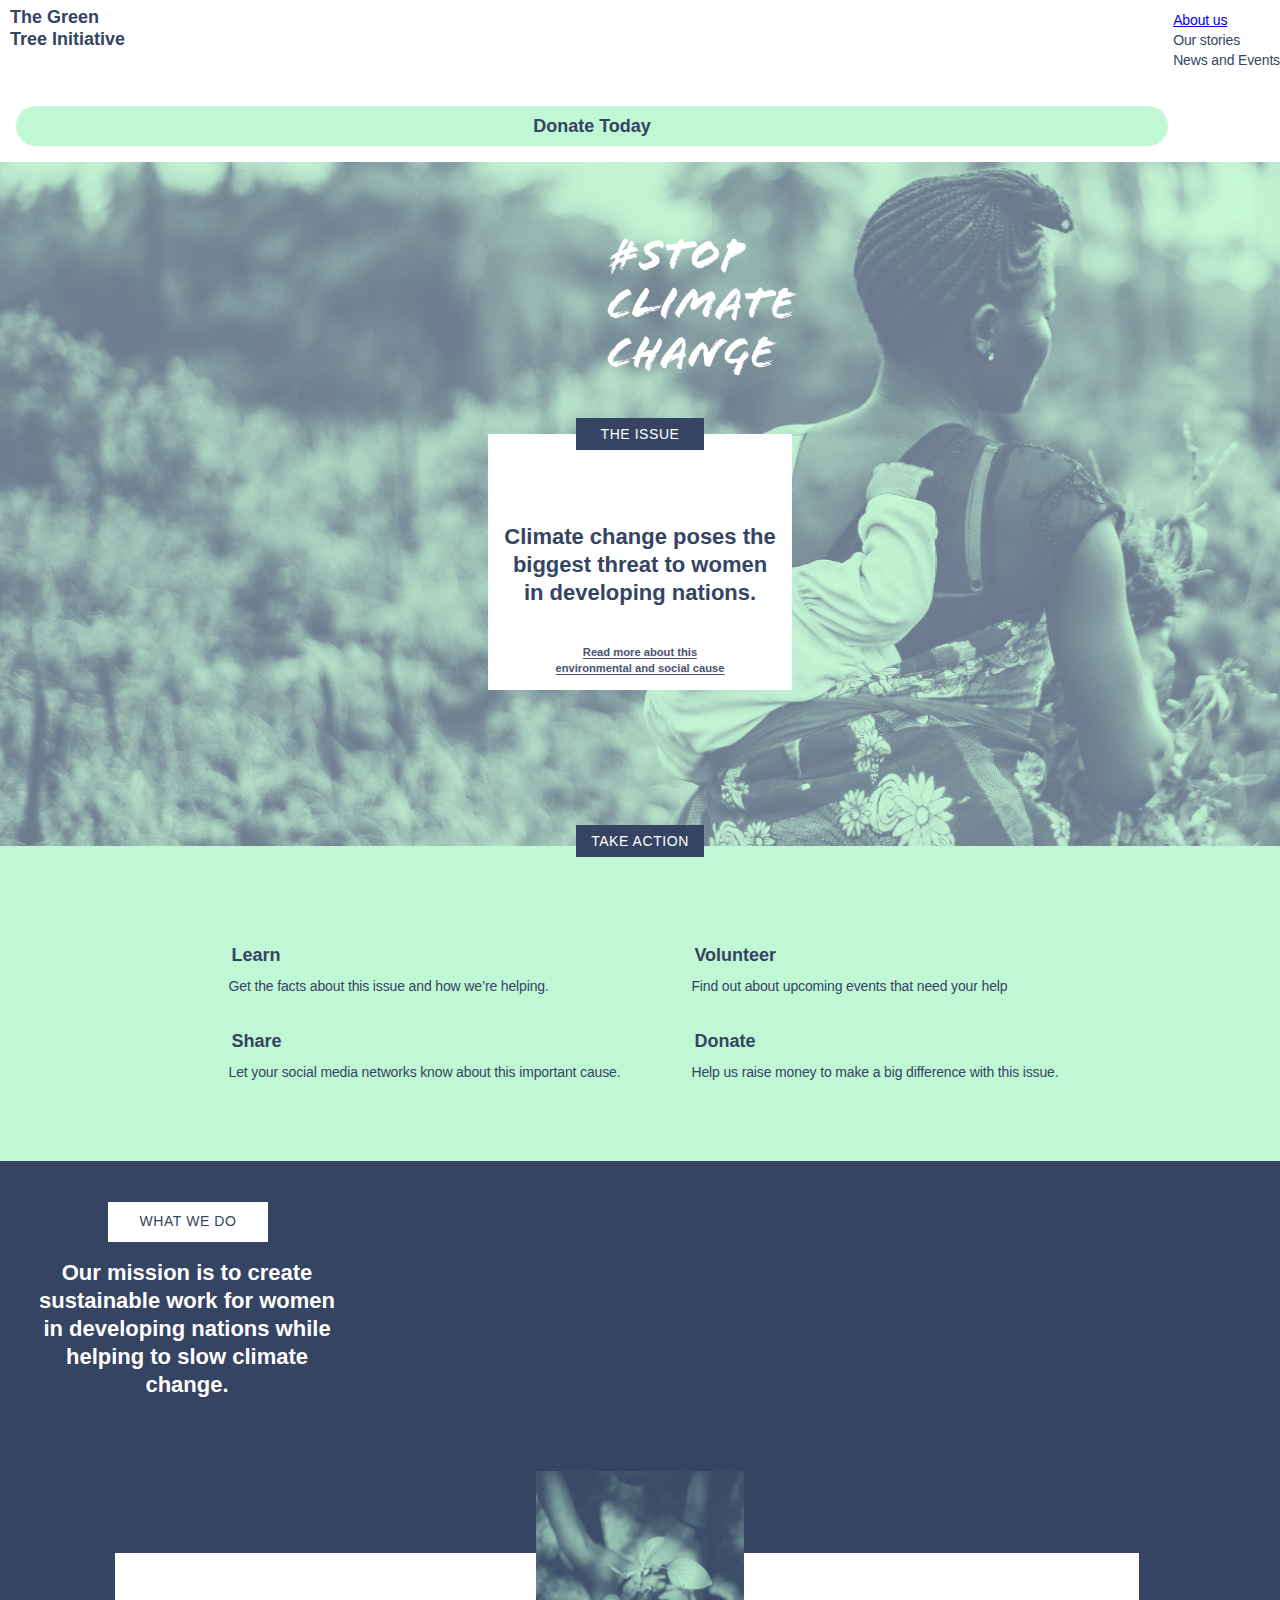
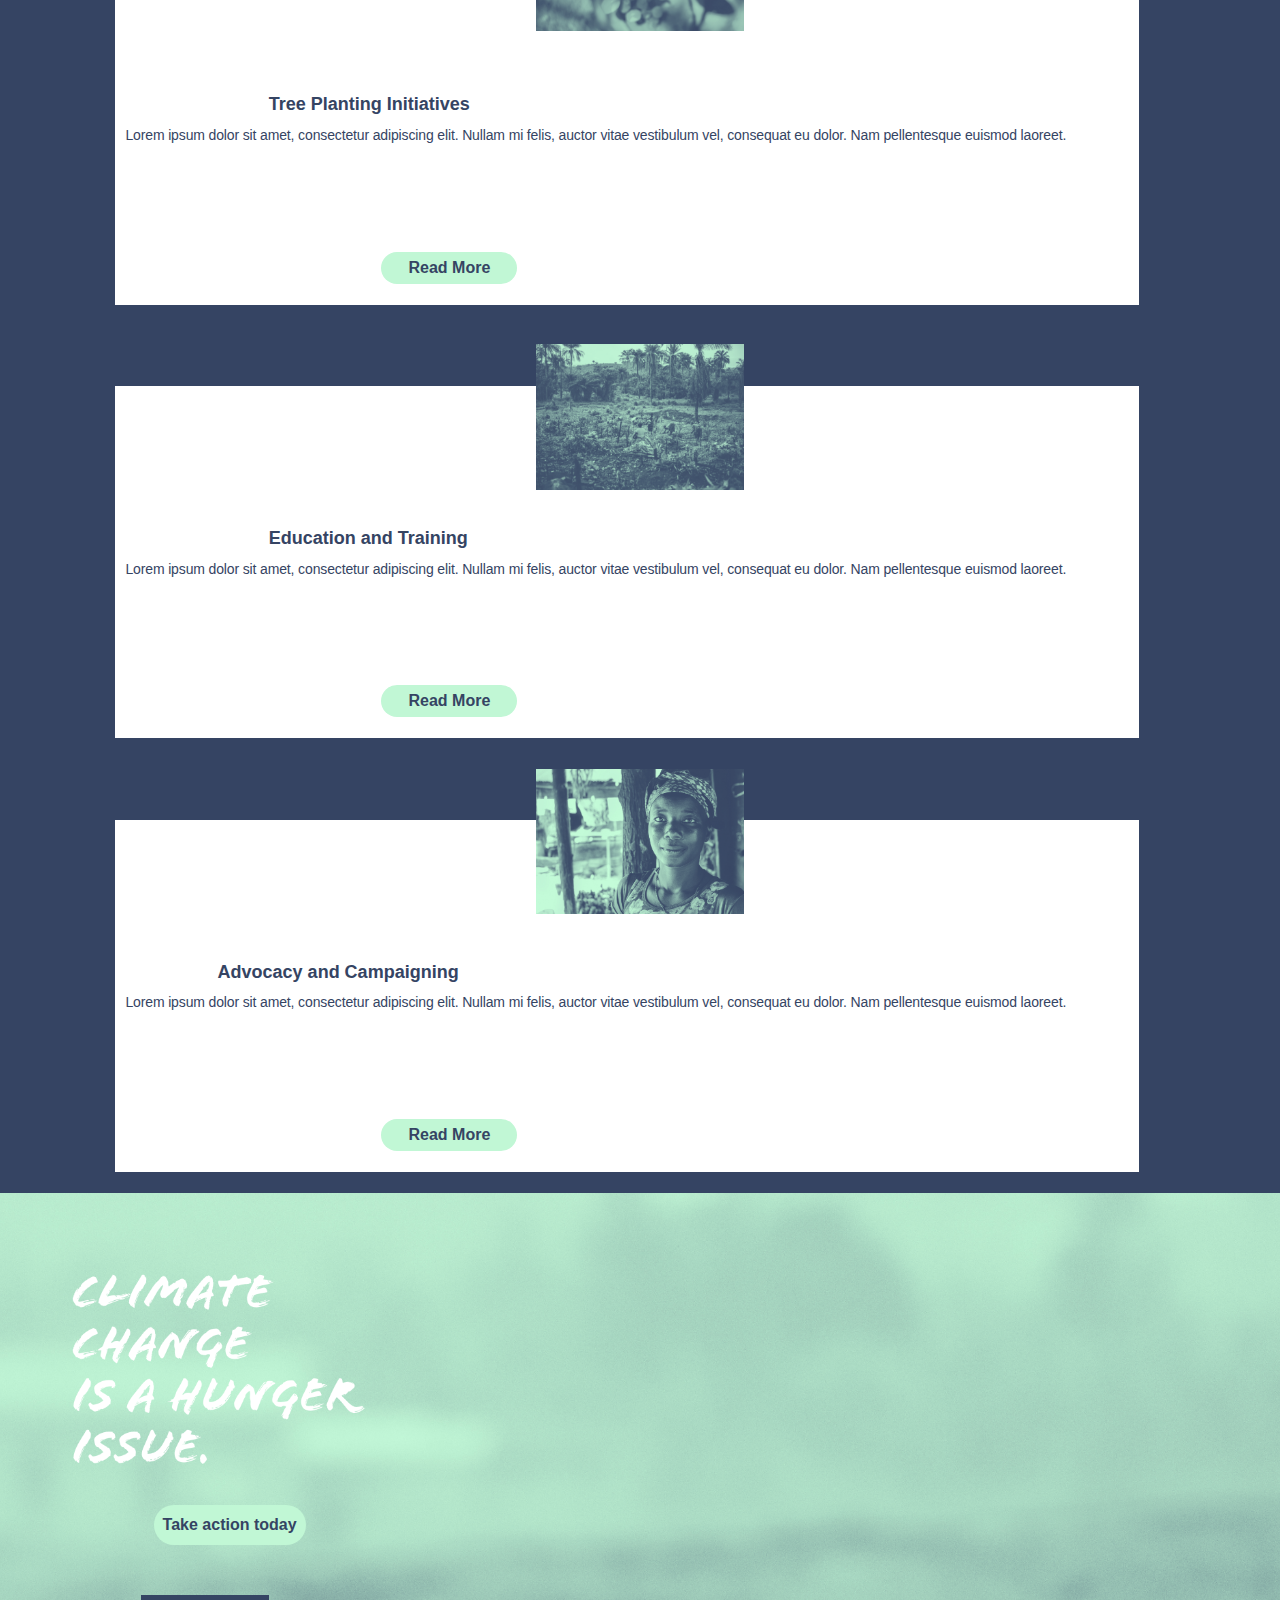
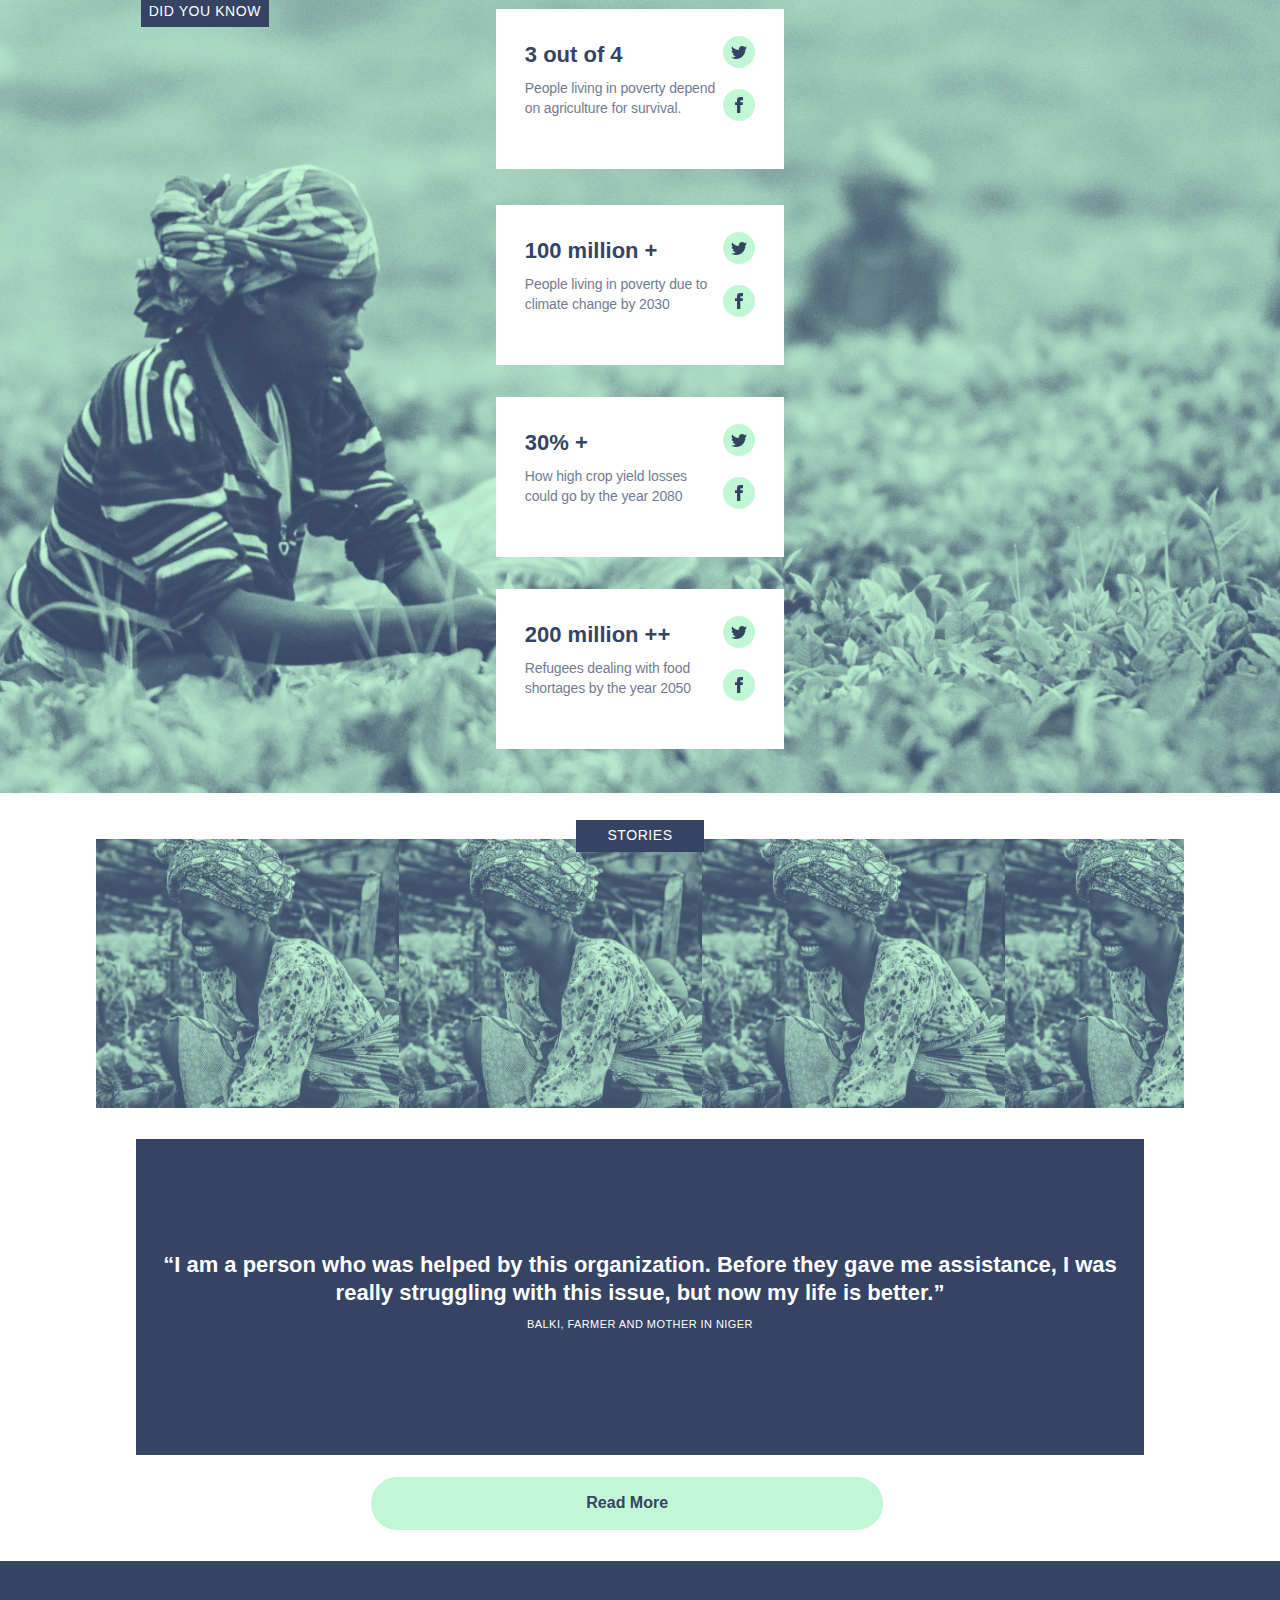
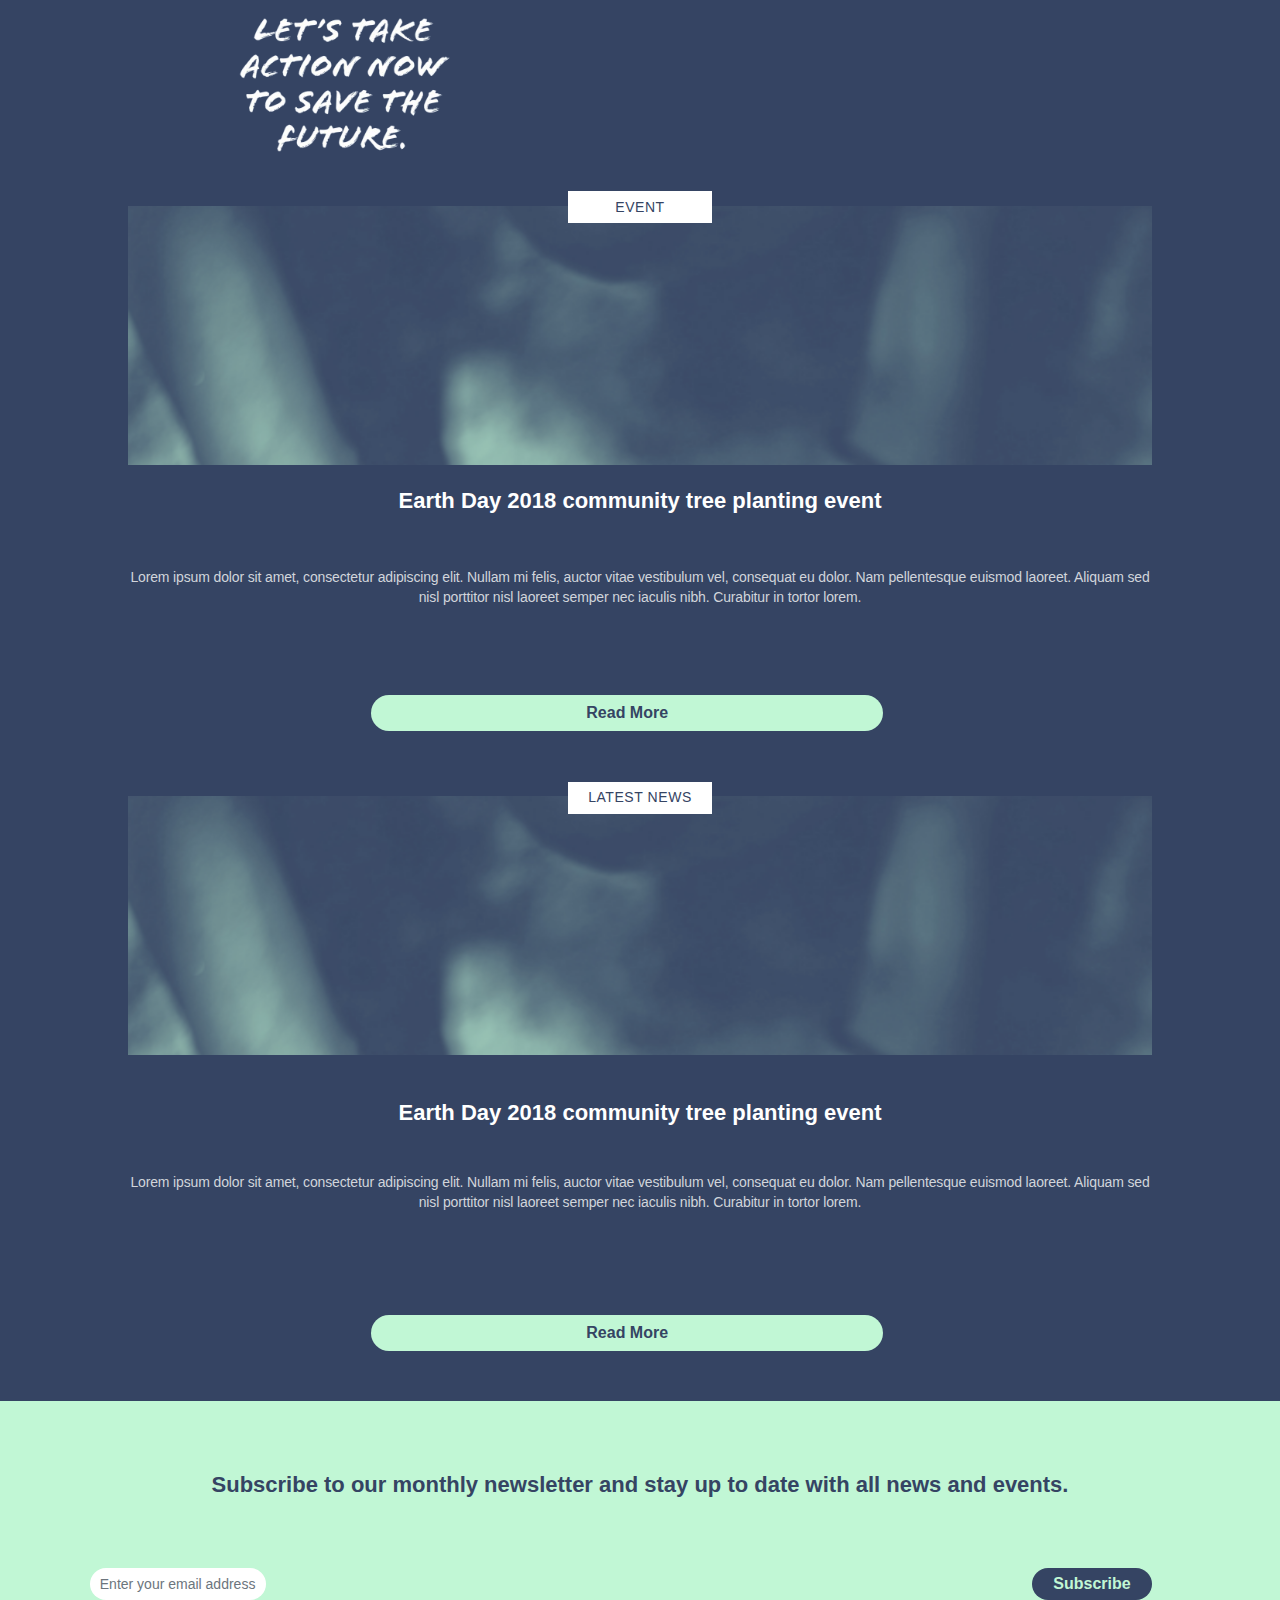
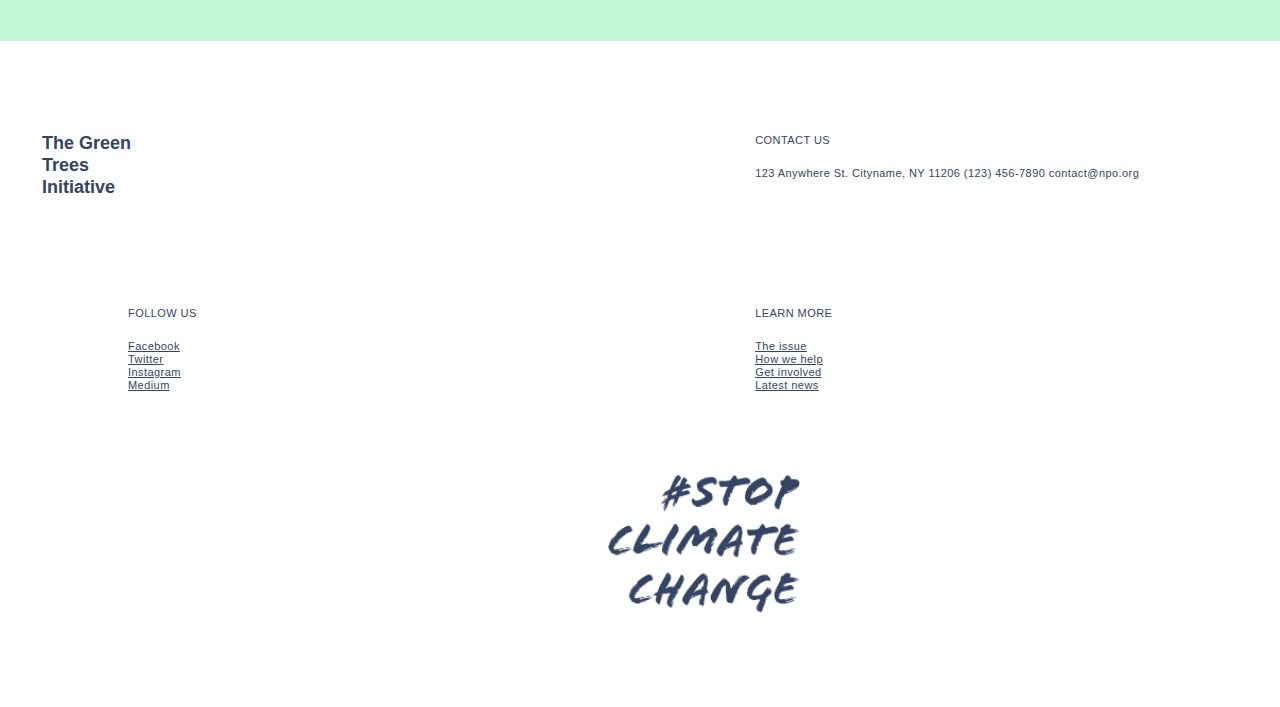
<file: index.html>
<!DOCTYPE html>
<html lang="en">
  <head>
    <meta charset="UTF-8" />
    <meta name="viewport" content="width=device-width, initial-scale=1.0" />
    <title>Green Tree Initiative</title>
    <link rel="stylesheet" href="home.css" />
  </head>
  <body>
    <header class="head"> 
      <div class="head1">The Green Tree Initiative</div>
      <div class="side">
        <a href="about.html" class="side1">About us</a>
        <div class="side2">Our stories</div>
        <div class="side3">News and Events</div>
      </div>
    </header>
    
    <a href="donate.html" class="don">Donate Today</a>

  

    <div class="pic">
      <div class="issue">
        <div class="the">THE ISSUE</div>
      </div>
      <div class="quote"></div>
      <div class="box">
        <div class="para">
          Climate change poses the biggest threat to women in developing
          nations.
          <div class="info-box">
            <a href="#">Read more about this environmental and social cause</a>  </div>
        </div>
      </div>
      <div class="action">
        <div class="take">TAKE ACTION</div>
      </div>
    </div>
    <div class="main">
      <div class="section1">
        <div class="learn">
          <div class="head1">Learn</div>
          <div class="content1">
            Get the facts about this issue and how we’re helping.
          </div>
        </div>
        <div class="share">
          <div class="head1">Share</div>
          <div class="content1">
            Let your social media networks know about this important cause.
          </div>
        </div>
      </div>
      <div class="section2">
        <div class="volunteer">
          <div class="head1">Volunteer</div>
          <div class="content1">
            Find out about upcoming events that need your help
          </div>
        </div>
        <div class="donatee">
          <div class="head1">Donate</div>
          <div class="content1">
            Help us raise money to make a big difference with this issue.
          </div>
        </div>
      </div>
    </div>
    <div class="main1">
      <div class="c1">
        <img src="../assets/home/tree-planting.png" alt="" />
      </div>
      <div class="c2">
        <img src="../assets/home/education-training.png" alt="" />
      </div>
      <div class="c3">
        <img src="../assets/home/advocacy.png" alt="" />
      </div>
      <div class="c2"></div>
      <div class="c3"></div>
      <div class="what">
        <div class="do">WHAT WE DO</div>
      </div>
      <div class="mission">
        Our mission is to create sustainable work for women in developing
        nations while helping to slow climate change.
      </div>
      <div class="box1">
        <div class="tree">Tree Planting Initiatives</div>
        <div class="root">
          Lorem ipsum dolor sit amet, consectetur adipiscing elit. Nullam mi
          felis, auctor vitae vestibulum vel, consequat eu dolor. Nam
          pellentesque euismod laoreet.
        </div>
        <div class="read">
          <div class="readmore">Read More</div>
        </div>
      </div>
      <div class="box2">
        <div class="tree">Education and Training</div>
        <div class="root">
          Lorem ipsum dolor sit amet, consectetur adipiscing elit. Nullam mi
          felis, auctor vitae vestibulum vel, consequat eu dolor. Nam
          pellentesque euismod laoreet.
        </div>
        <div class="read">
          <div class="readmore">Read More</div>
        </div>
      </div>
      <div class="box3">
        <div class="tree1">Advocacy and Campaigning</div>
        <div class="root">
          Lorem ipsum dolor sit amet, consectetur adipiscing elit. Nullam mi
          felis, auctor vitae vestibulum vel, consequat eu dolor. Nam
          pellentesque euismod laoreet.
        </div>
        <div class="read">
          <div class="readmore">Read More</div>
        </div>
      </div>
    </div>
    <div class="main2">
      <img src="../assets/home/did-you-know-background.png" alt="" />
      <div class="c"></div>
      <div class="today">
        <div class="text">Take action today</div>
      </div>
      <div class="did">
        <div class="know">DID YOU KNOW</div>
      </div>
      <div class="wb">
        <div class="out">3 out of 4</div>
        <div class="t1">
          People living in poverty depend <br />on agriculture for survival.
        </div>
        <div class="img2">
          <img src="../assets/home/iconmonstr-facebook-1.png" alt="" />
        </div>

        <div class="img1">
          <img src="../assets/home/iconmonstr-twitter-1.png" alt="" />
        </div>
      </div>
      <div class="wb wb1">
        <div class="out">100 million +</div>
        <div class="t1">
          People living in poverty due to<br />
          climate change by 2030
        </div>
        <div class="img2">
          <img src="../assets/home/iconmonstr-facebook-1.png" alt="" />
        </div>

        <div class="img1">
          <img src="../assets/home/iconmonstr-twitter-1.png" alt="" />
        </div>
      </div>
      <div class="wb wb2">
        <div class="out">30% +</div>
        <div class="t1">
          How high crop yield losses<br />
          could go by the year 2080
        </div>
        <div class="img2">
          <img src="../assets/home/iconmonstr-facebook-1.png" alt="" />
        </div>

        <div class="img1">
          <img src="../assets/home/iconmonstr-twitter-1.png" alt="" />
        </div>
      </div>
      <div class="wb wb3">
        <div class="out">200 million ++</div>
        <div class="t1">
          Refugees dealing with food <br />shortages by the year 2050
        </div>
        <div class="img2">
          <img src="../assets/home/iconmonstr-facebook-1.png" alt="" />
        </div>

        <div class="img1">
          <img src="../assets/home/iconmonstr-twitter-1.png" alt="" />
        </div>
      </div>
    </div>
    <div class="main3">
      <div class="issue issue1">
        <div class="the">STORIES</div>
      </div>
      <div class="img4"></div>
      <div class="content2">
        <div class="cont">
          “I am a person who was helped by this organization. Before they gave
          me assistance, I was really struggling with this issue, but now my
          life is better.”
          <div class="end">
            <p>BALKI, FARMER AND MOTHER IN NIGER</p>
          </div>
        </div>
      </div>
      <div class="read1">
        <div class="readmore">Read More</div>
      </div>
    </div>
    <div class="main4">
      <div class="quote1">

      </div>
      <div class="event">
        <div class="eventcont">EVENT</div>
      </div>
      <div class="pic1"></div>
      <div class="earth">
        <div class="text1">Earth Day 2018 community tree planting event</div>
      </div>
      <div class="text2">
        <div class="text2a">
          Lorem ipsum dolor sit amet, consectetur adipiscing elit. Nullam mi
          felis, auctor vitae vestibulum vel, consequat eu dolor. Nam
          pellentesque euismod laoreet. Aliquam sed nisl porttitor nisl laoreet
          semper nec iaculis nibh. Curabitur in tortor lorem.
        </div>
      </div>
      <div class="read1 r1">
        <div class="readmore">Read More</div>
      </div>
      <div class="event e">
        <div class="eventcont">LATEST NEWS</div>
      </div>
      <div class="pic1 p1"></div>
      <div class="earth e1">
        <div class="text1">Earth Day 2018 community tree planting event</div>
      </div>
      <div class="text2 t2">
        <div class="text2a">
          Lorem ipsum dolor sit amet, consectetur adipiscing elit. Nullam mi
          felis, auctor vitae vestibulum vel, consequat eu dolor. Nam
          pellentesque euismod laoreet. Aliquam sed nisl porttitor nisl laoreet
          semper nec iaculis nibh. Curabitur in tortor lorem.
        </div>
      </div>
      <div class="read1 r1 r2">
        <div class="readmore">Read More</div>
      </div>
    </div>
    <div class="main6">
      <div class="subs">
        <div class="sub">Subscribe to our monthly newsletter and stay up to date with all news and events.</div>
      </div>
      <div class="email">
        <div class="email1">Enter your email address</div>
      </div>
      <div class="read2">
        <div class="readmore r3">Subscribe</div>
      </div>
    </div>
    <div class="main7">
      <div class="head1 h1">The Green Trees<br> Initiative</div>
      <div class="quote q1"></div>
      <div class="con">
        <div class="contact">CONTACT US</div>
        <div class="us">123 Anywhere St. Cityname, NY 11206 (123) 456-7890 contact@npo.org</div>
      </div>
      <div class="con f1">
        <div class="contact">FOLLOW US</div>
        <div class="us"><u>Facebook <br>Twitter <br>Instagram <br>Medium</u></div>
      </div>
      <div class="con l2">
        <div class="contact">LEARN MORE</div>
        <div class="us"><u>The issue <br>How we help<br> Get involved <br>Latest news</u></div>
      </div>
      </div>
    </div>
  </body>
</html>
</file>
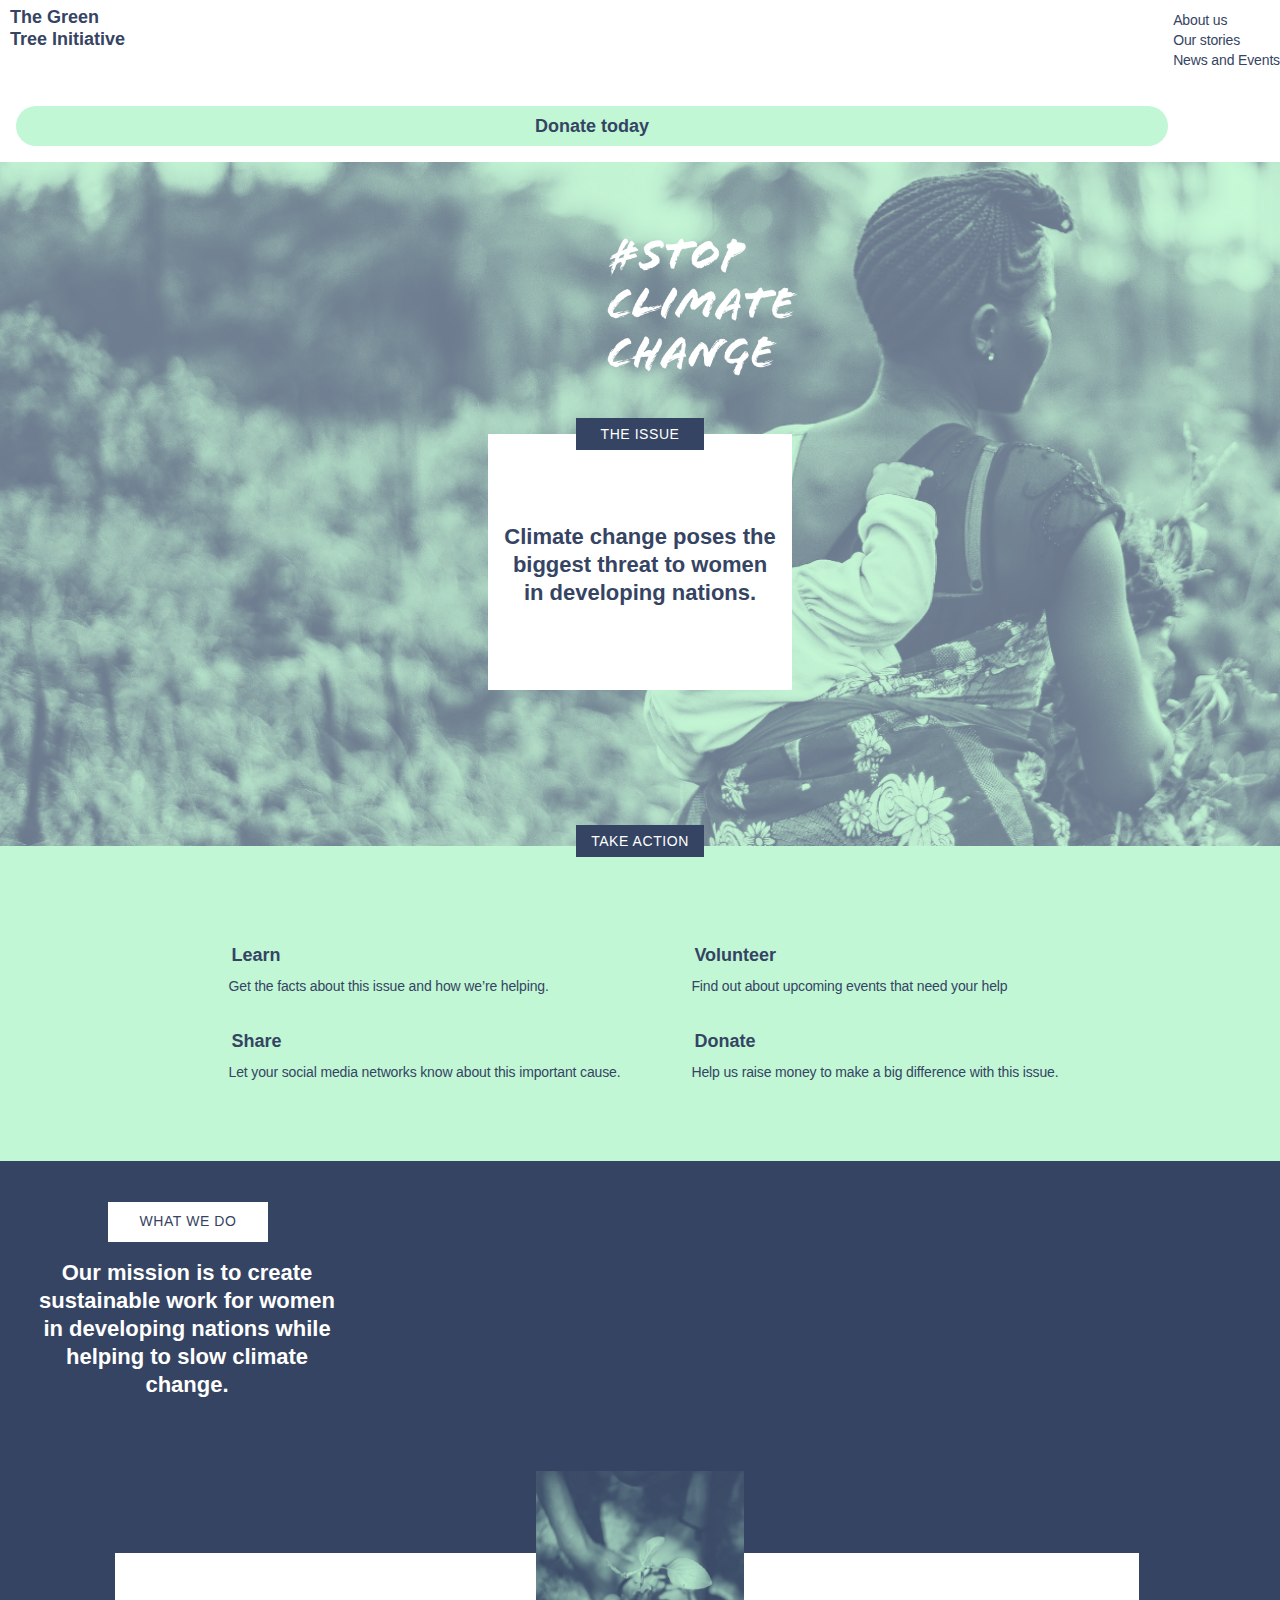
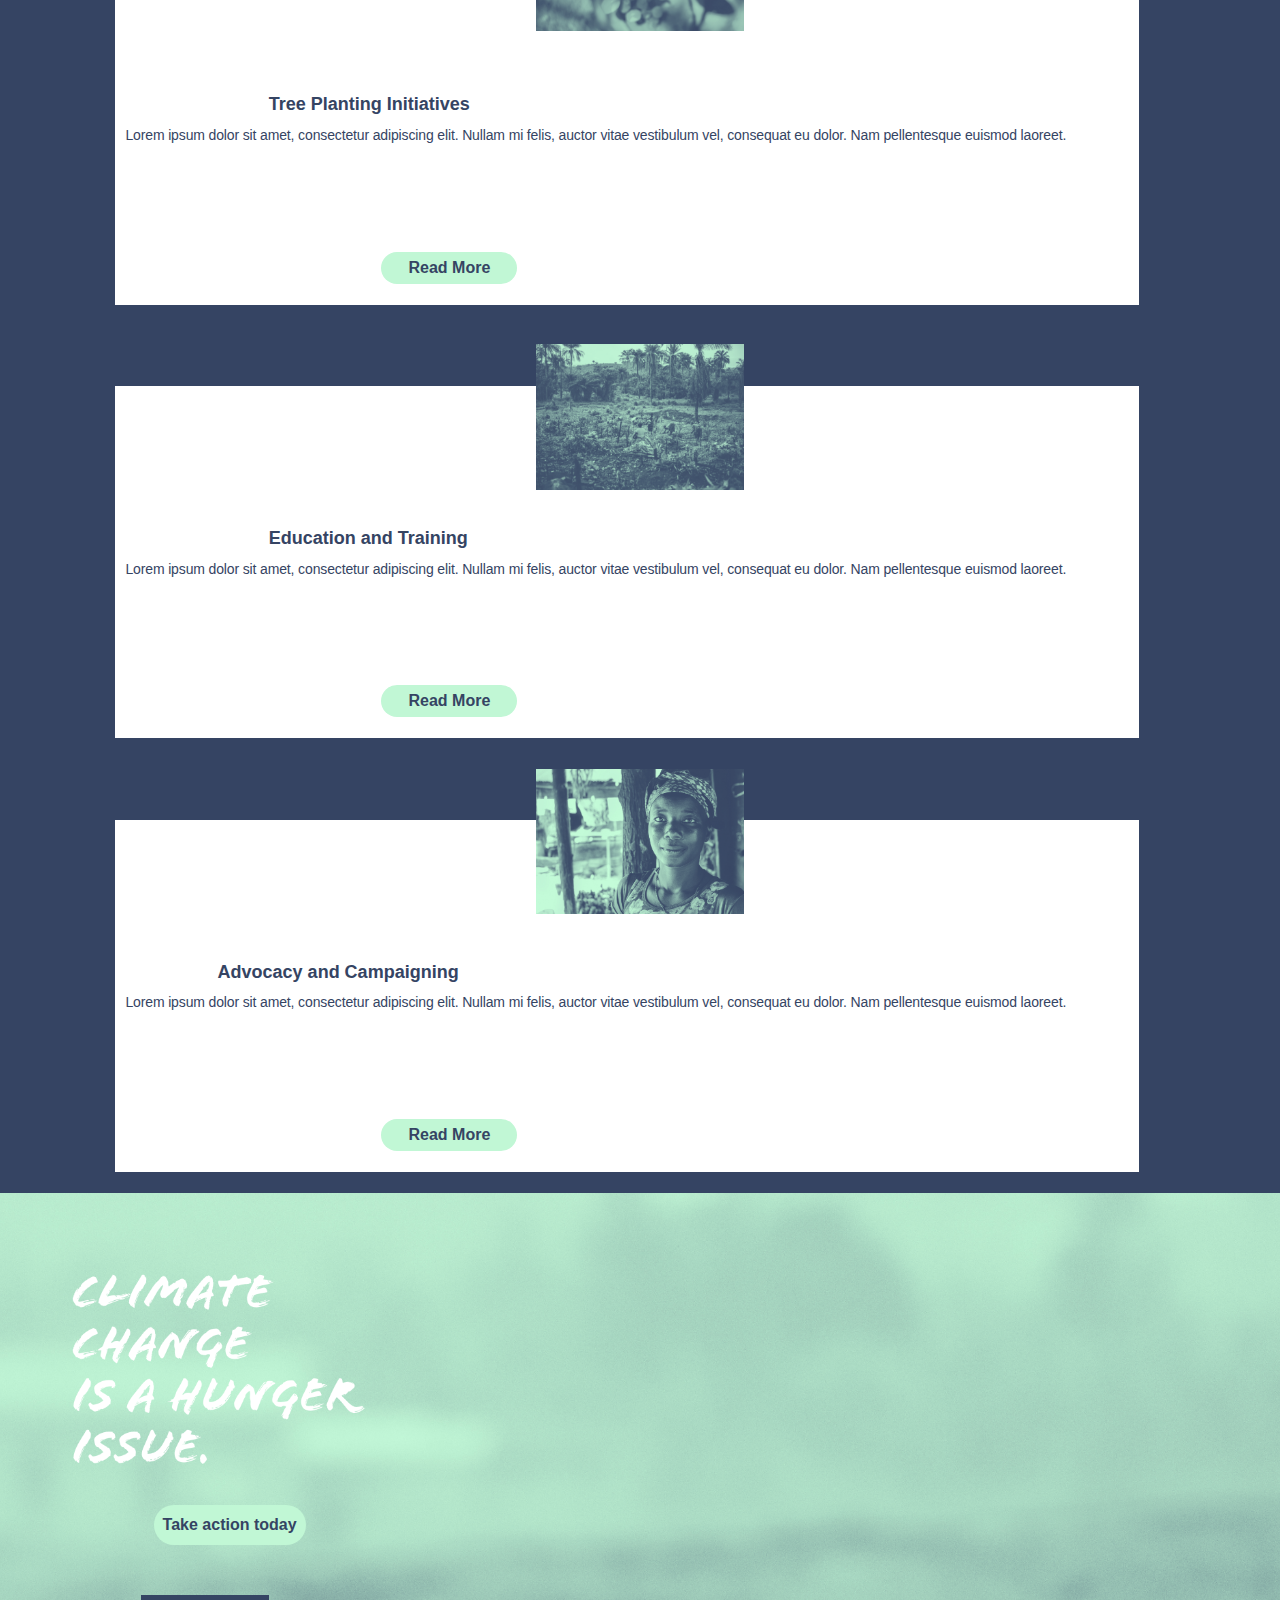
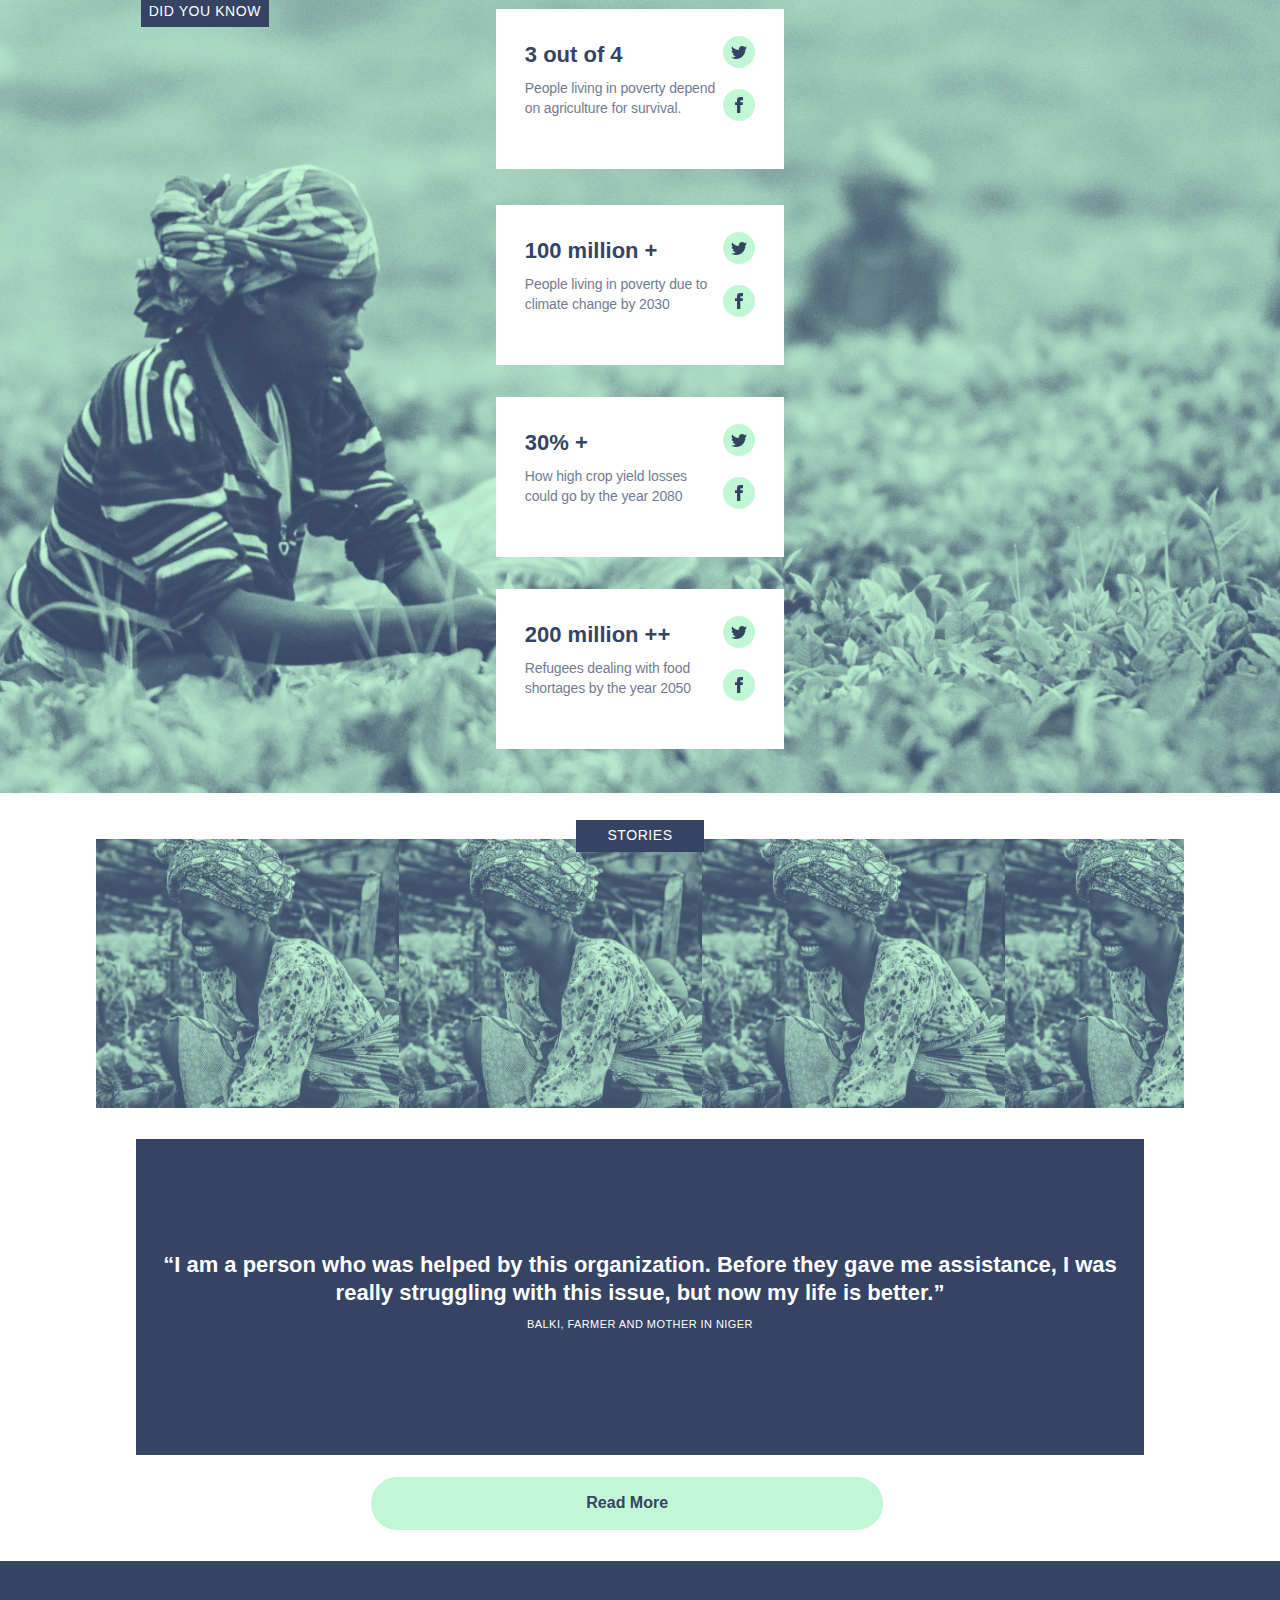
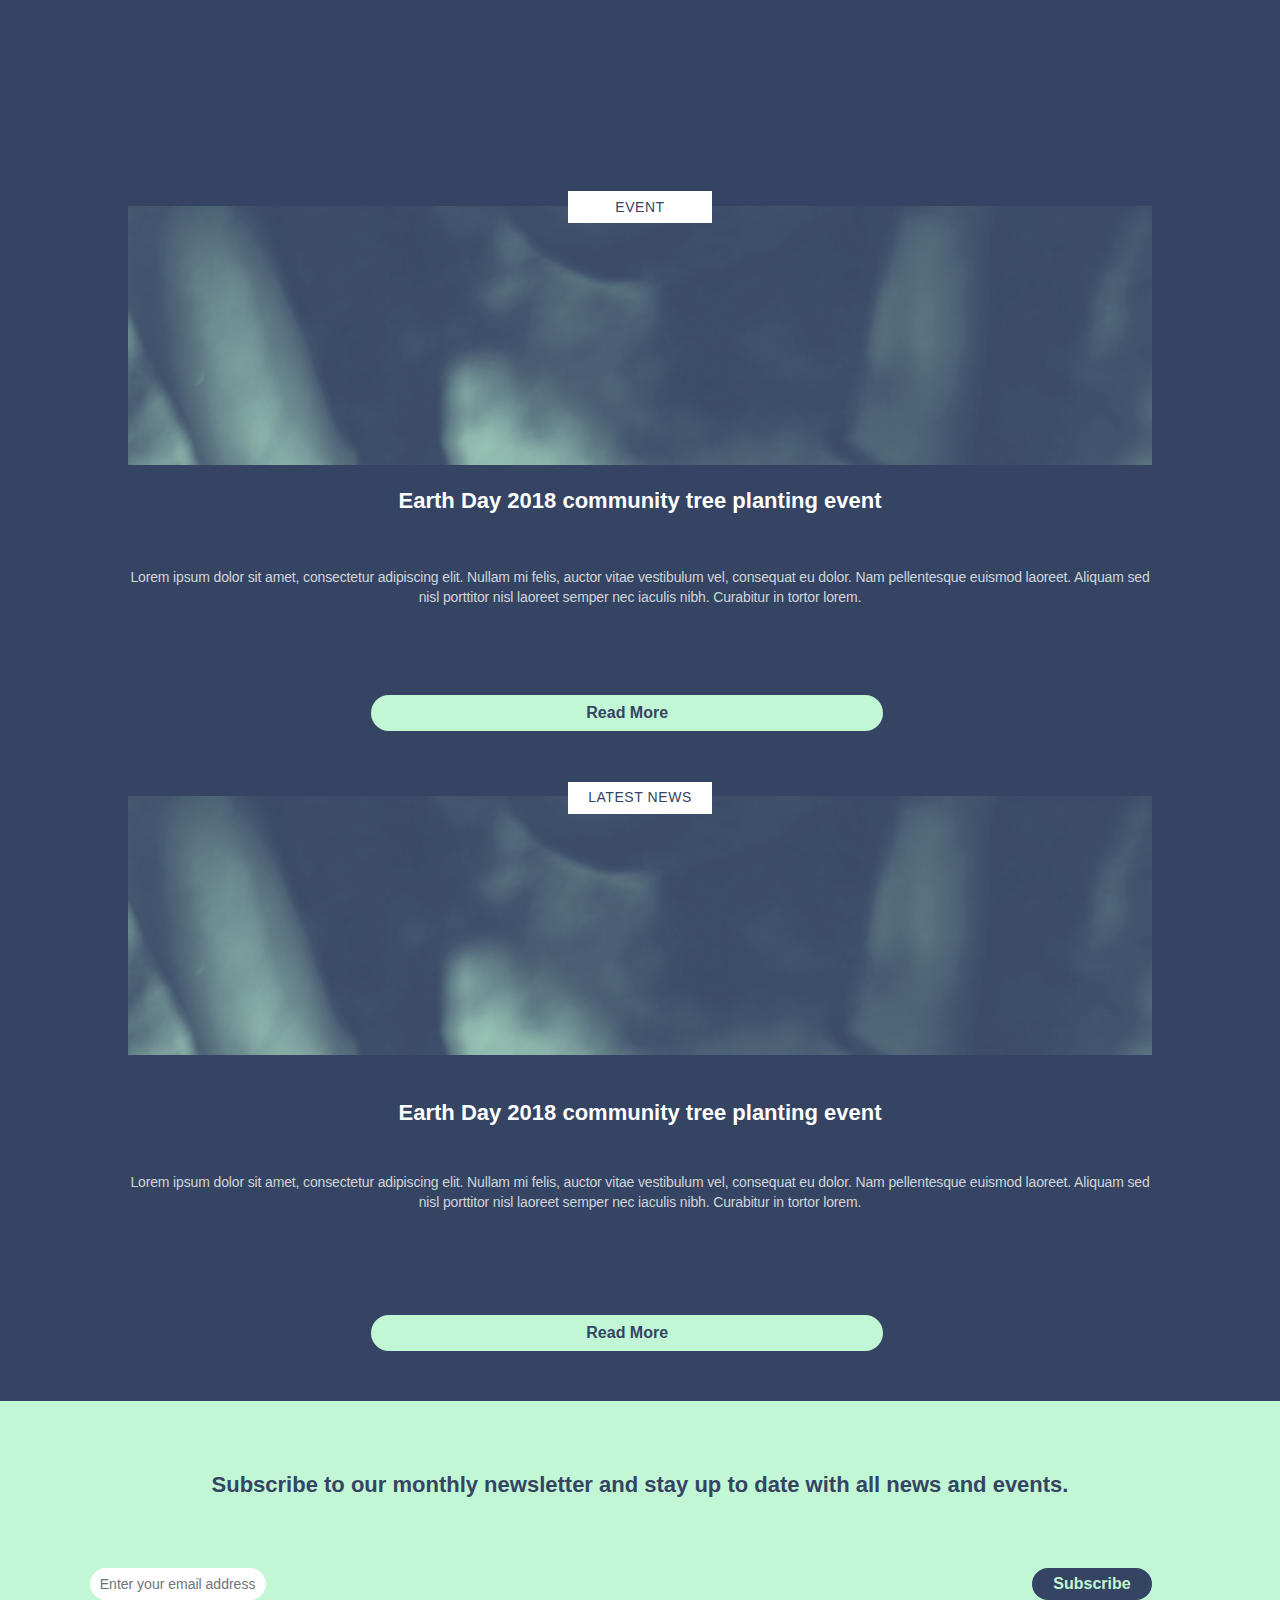
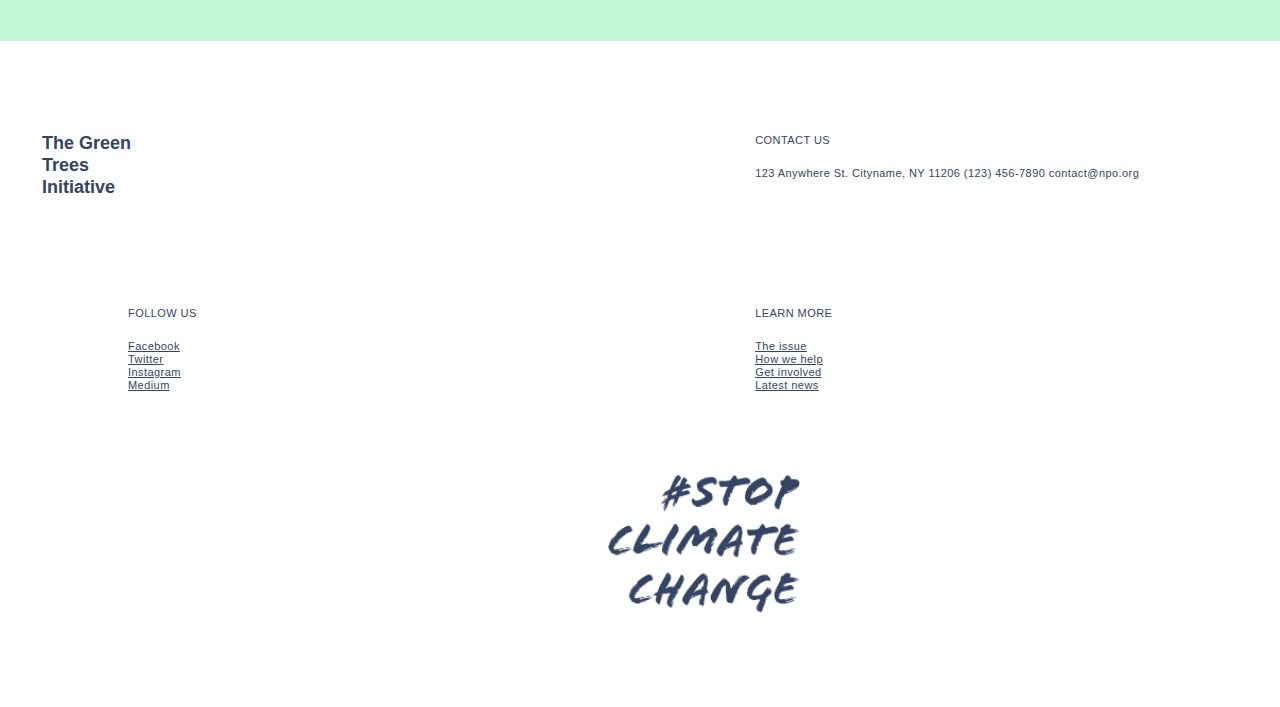
<file: public/index.html>
<!DOCTYPE html>
<html lang="en">
  <head>
    <meta charset="UTF-8" />
    <meta name="viewport" content="width=device-width, initial-scale=1.0" />
    <title>Green Tree Initiative</title>
    <link rel="stylesheet" href="../css/home.css" />
  </head>
  <body>
    <header class="head">
      <div class="head1">The Green Tree Initiative</div>
      <div class="side">
        <div class="side1">About us</div>
        <div class="side2">Our stories</div>
        <div class="side3">News and Events</div>
      </div>
    </header>
    <div class="don">
      <div class="donate">Donate today</div>
    </div>

    <div class="pic">
      <div class="issue">
        <div class="the">THE ISSUE</div>
      </div>
      <div class="quote"></div>
      <div class="box">
        <div class="para">
          Climate change poses the biggest threat to women in developing
          nations.
        </div>
      </div>
      <div class="action">
        <div class="take">TAKE ACTION</div>
      </div>
    </div>
    <div class="main">
      <div class="section1">
        <div class="learn">
          <div class="head1">Learn</div>
          <div class="content1">
            Get the facts about this issue and how we’re helping.
          </div>
        </div>
        <div class="share">
          <div class="head1">Share</div>
          <div class="content1">
            Let your social media networks know about this important cause.
          </div>
        </div>
      </div>
      <div class="section2">
        <div class="volunteer">
          <div class="head1">Volunteer</div>
          <div class="content1">
            Find out about upcoming events that need your help
          </div>
        </div>
        <div class="donatee">
          <div class="head1">Donate</div>
          <div class="content1">
            Help us raise money to make a big difference with this issue.
          </div>
        </div>
      </div>
    </div>
    <div class="main1">
      <div class="c1">
        <img src="../assets/home/tree-planting.png" alt="" />
      </div>
      <div class="c2">
        <img src="../assets/home/education-training.png" alt="" />
      </div>
      <div class="c3">
        <img src="../assets/home/advocacy.png" alt="" />
      </div>
      <div class="c2"></div>
      <div class="c3"></div>
      <div class="what">
        <div class="do">WHAT WE DO</div>
      </div>
      <div class="mission">
        Our mission is to create sustainable work for women in developing
        nations while helping to slow climate change.
      </div>
      <div class="box1">
        <div class="tree">Tree Planting Initiatives</div>
        <div class="root">
          Lorem ipsum dolor sit amet, consectetur adipiscing elit. Nullam mi
          felis, auctor vitae vestibulum vel, consequat eu dolor. Nam
          pellentesque euismod laoreet.
        </div>
        <div class="read">
          <div class="readmore">Read More</div>
        </div>
      </div>
      <div class="box2">
        <div class="tree">Education and Training</div>
        <div class="root">
          Lorem ipsum dolor sit amet, consectetur adipiscing elit. Nullam mi
          felis, auctor vitae vestibulum vel, consequat eu dolor. Nam
          pellentesque euismod laoreet.
        </div>
        <div class="read">
          <div class="readmore">Read More</div>
        </div>
      </div>
      <div class="box3">
        <div class="tree1">Advocacy and Campaigning</div>
        <div class="root">
          Lorem ipsum dolor sit amet, consectetur adipiscing elit. Nullam mi
          felis, auctor vitae vestibulum vel, consequat eu dolor. Nam
          pellentesque euismod laoreet.
        </div>
        <div class="read">
          <div class="readmore">Read More</div>
        </div>
      </div>
    </div>
    <div class="main2">
      <img src="../assets/home/did-you-know-background.png" alt="" />
      <div class="c"></div>
      <div class="today">
        <div class="text">Take action today</div>
      </div>
      <div class="did">
        <div class="know">DID YOU KNOW</div>
      </div>
      <div class="wb">
        <div class="out">3 out of 4</div>
        <div class="t1">
          People living in poverty depend <br />on agriculture for survival.
        </div>
        <div class="img2">
          <img src="../assets/home/iconmonstr-facebook-1.png" alt="" />
        </div>

        <div class="img1">
          <img src="../assets/home/iconmonstr-twitter-1.png" alt="" />
        </div>
      </div>
      <div class="wb wb1">
        <div class="out">100 million +</div>
        <div class="t1">
          People living in poverty due to<br />
          climate change by 2030
        </div>
        <div class="img2">
          <img src="../assets/home/iconmonstr-facebook-1.png" alt="" />
        </div>

        <div class="img1">
          <img src="../assets/home/iconmonstr-twitter-1.png" alt="" />
        </div>
      </div>
      <div class="wb wb2">
        <div class="out">30% +</div>
        <div class="t1">
          How high crop yield losses<br />
          could go by the year 2080
        </div>
        <div class="img2">
          <img src="../assets/home/iconmonstr-facebook-1.png" alt="" />
        </div>

        <div class="img1">
          <img src="../assets/home/iconmonstr-twitter-1.png" alt="" />
        </div>
      </div>
      <div class="wb wb3">
        <div class="out">200 million ++</div>
        <div class="t1">
          Refugees dealing with food <br />shortages by the year 2050
        </div>
        <div class="img2">
          <img src="../assets/home/iconmonstr-facebook-1.png" alt="" />
        </div>

        <div class="img1">
          <img src="../assets/home/iconmonstr-twitter-1.png" alt="" />
        </div>
      </div>
    </div>
    <div class="main3">
      <div class="issue issue1">
        <div class="the">STORIES</div>
      </div>
      <div class="img4"></div>
      <div class="content2">
        <div class="cont">
          “I am a person who was helped by this organization. Before they gave
          me assistance, I was really struggling with this issue, but now my
          life is better.”
          <div class="end">
            <p>BALKI, FARMER AND MOTHER IN NIGER</p>
          </div>
        </div>
      </div>
      <div class="read1">
        <div class="readmore">Read More</div>
      </div>
    </div>
    <div class="main4">
      <div class="event">
        <div class="eventcont">EVENT</div>
      </div>
      <div class="pic1"></div>
      <div class="earth">
        <div class="text1">Earth Day 2018 community tree planting event</div>
      </div>
      <div class="text2">
        <div class="text2a">
          Lorem ipsum dolor sit amet, consectetur adipiscing elit. Nullam mi
          felis, auctor vitae vestibulum vel, consequat eu dolor. Nam
          pellentesque euismod laoreet. Aliquam sed nisl porttitor nisl laoreet
          semper nec iaculis nibh. Curabitur in tortor lorem.
        </div>
      </div>
      <div class="read1 r1">
        <div class="readmore">Read More</div>
      </div>
      <div class="event e">
        <div class="eventcont">LATEST NEWS</div>
      </div>
      <div class="pic1 p1"></div>
      <div class="earth e1">
        <div class="text1">Earth Day 2018 community tree planting event</div>
      </div>
      <div class="text2 t2">
        <div class="text2a">
          Lorem ipsum dolor sit amet, consectetur adipiscing elit. Nullam mi
          felis, auctor vitae vestibulum vel, consequat eu dolor. Nam
          pellentesque euismod laoreet. Aliquam sed nisl porttitor nisl laoreet
          semper nec iaculis nibh. Curabitur in tortor lorem.
        </div>
      </div>
      <div class="read1 r1 r2">
        <div class="readmore">Read More</div>
      </div>
    </div>
    <div class="main6">
      <div class="subs">
        <div class="sub">Subscribe to our monthly newsletter and stay up to date with all news and events.</div>
      </div>
      <div class="email">
        <div class="email1">Enter your email address</div>
      </div>
      <div class="read2">
        <div class="readmore r3">Subscribe</div>
      </div>
    </div>
    <div class="main7">
      <div class="head1 h1">The Green Trees<br> Initiative</div>
      <div class="quote q1"></div>
      <div class="con">
        <div class="contact">CONTACT US</div>
        <div class="us">123 Anywhere St. Cityname, NY 11206 (123) 456-7890 contact@npo.org</div>
      </div>
      <div class="con f1">
        <div class="contact">FOLLOW US</div>
        <div class="us"><u>Facebook <br>Twitter <br>Instagram <br>Medium</u></div>
      </div>
      <div class="con l2">
        <div class="contact">LEARN MORE</div>
        <div class="us"><u>The issue <br>How we help<br> Get involved <br>Latest news</u></div>
      </div>
      </div>
    </div>
  </body>
</html>
</file>
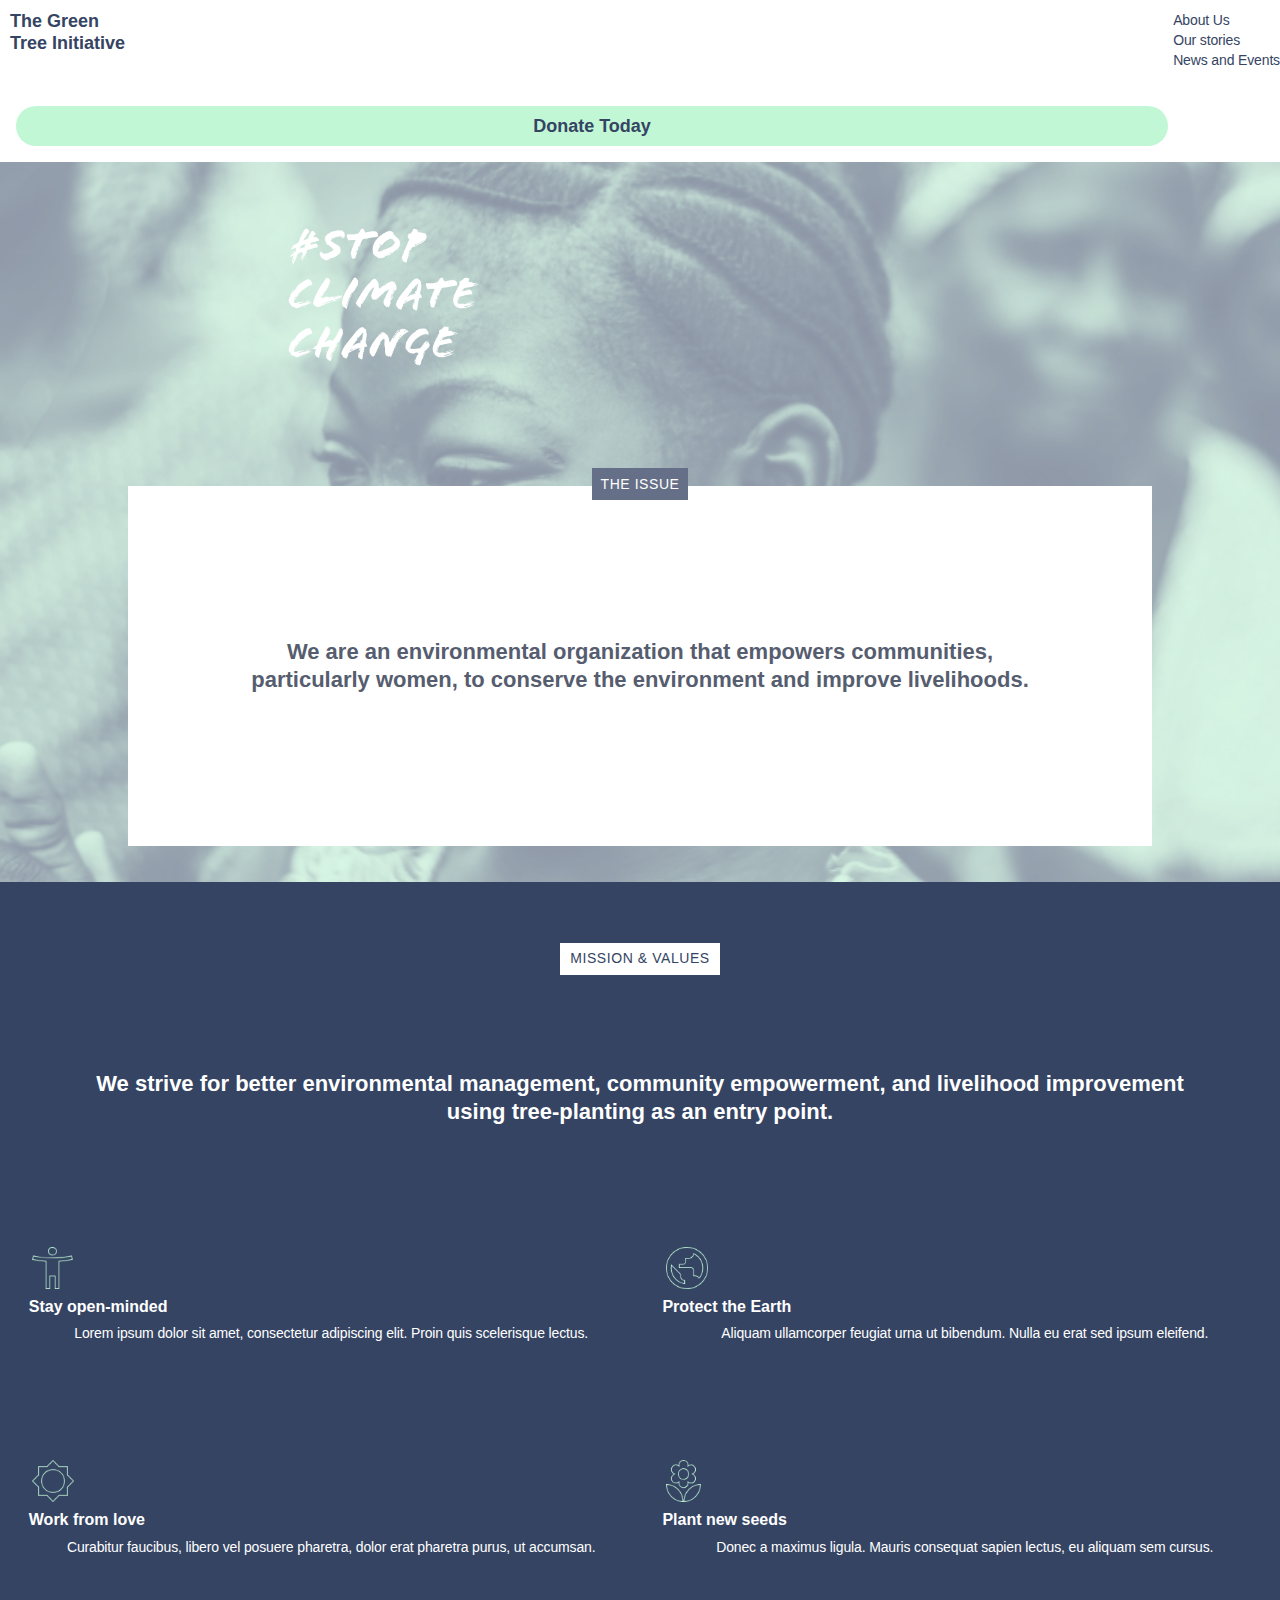
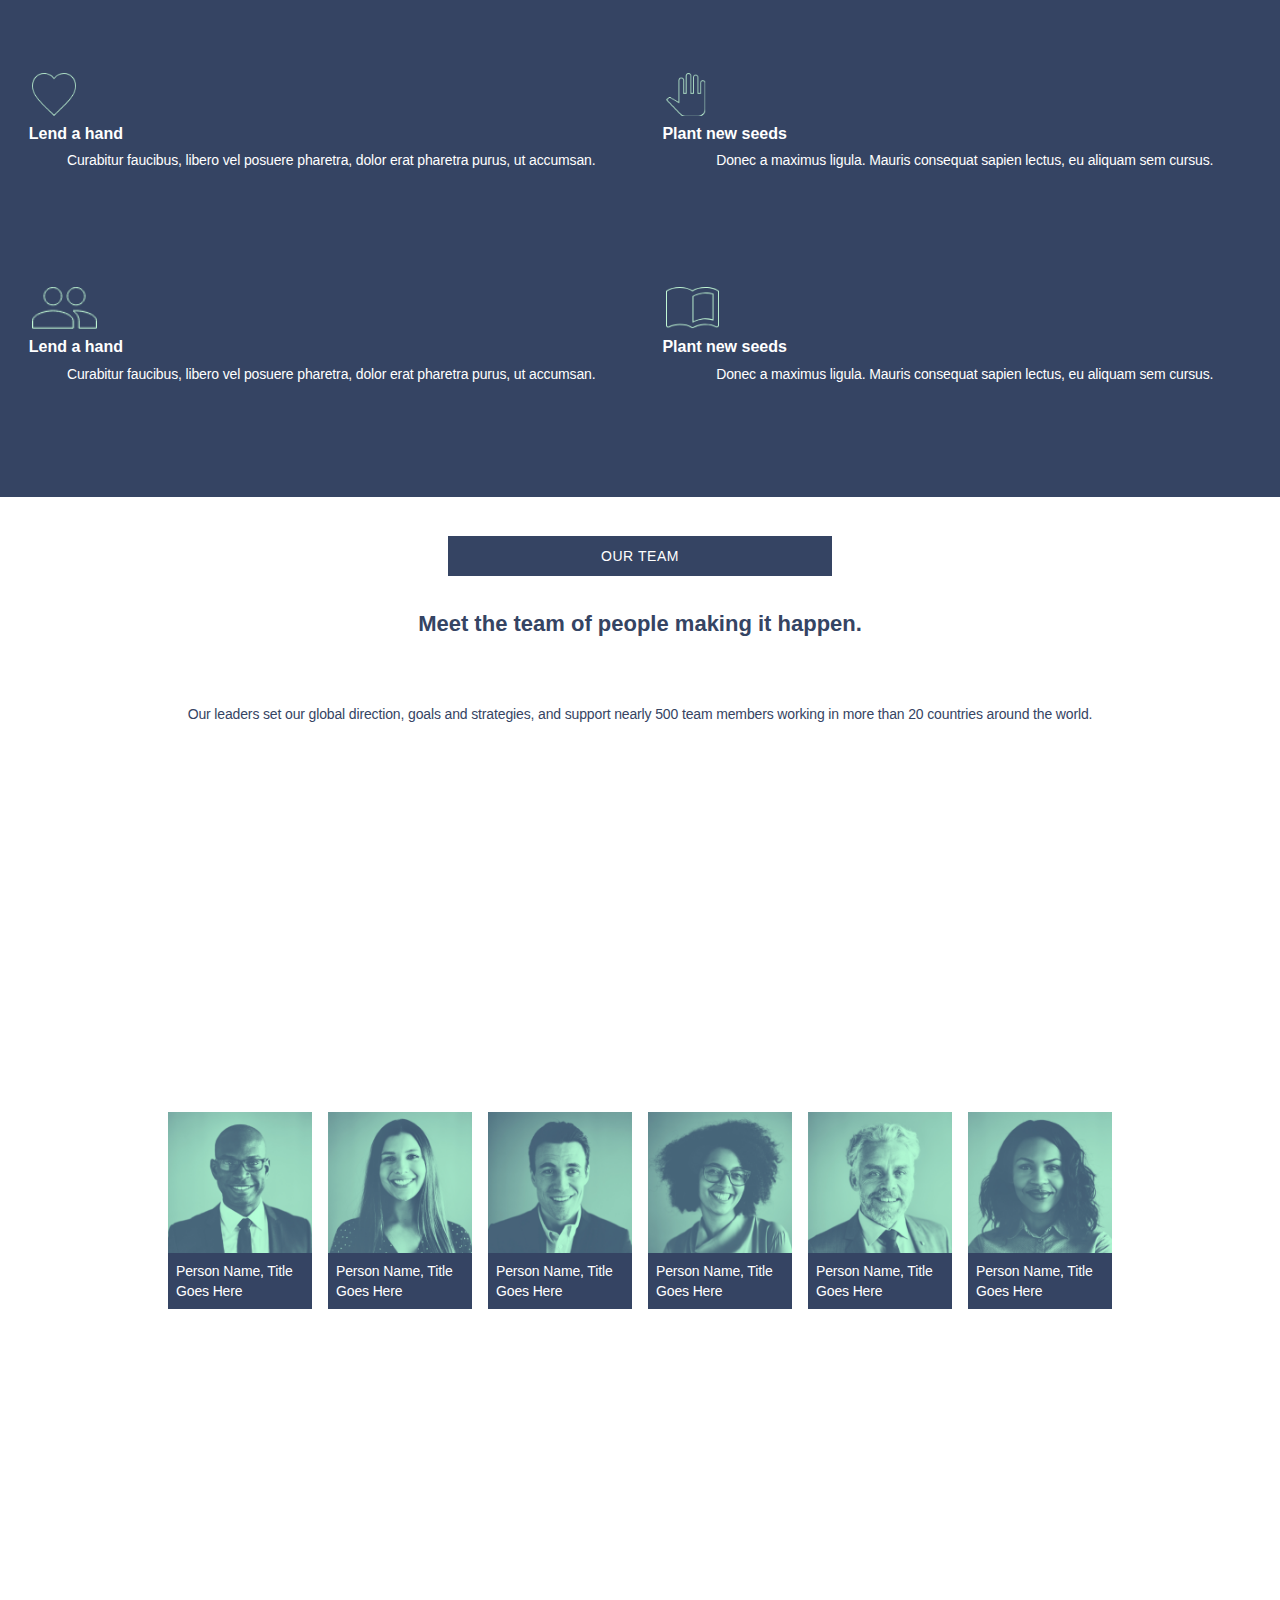
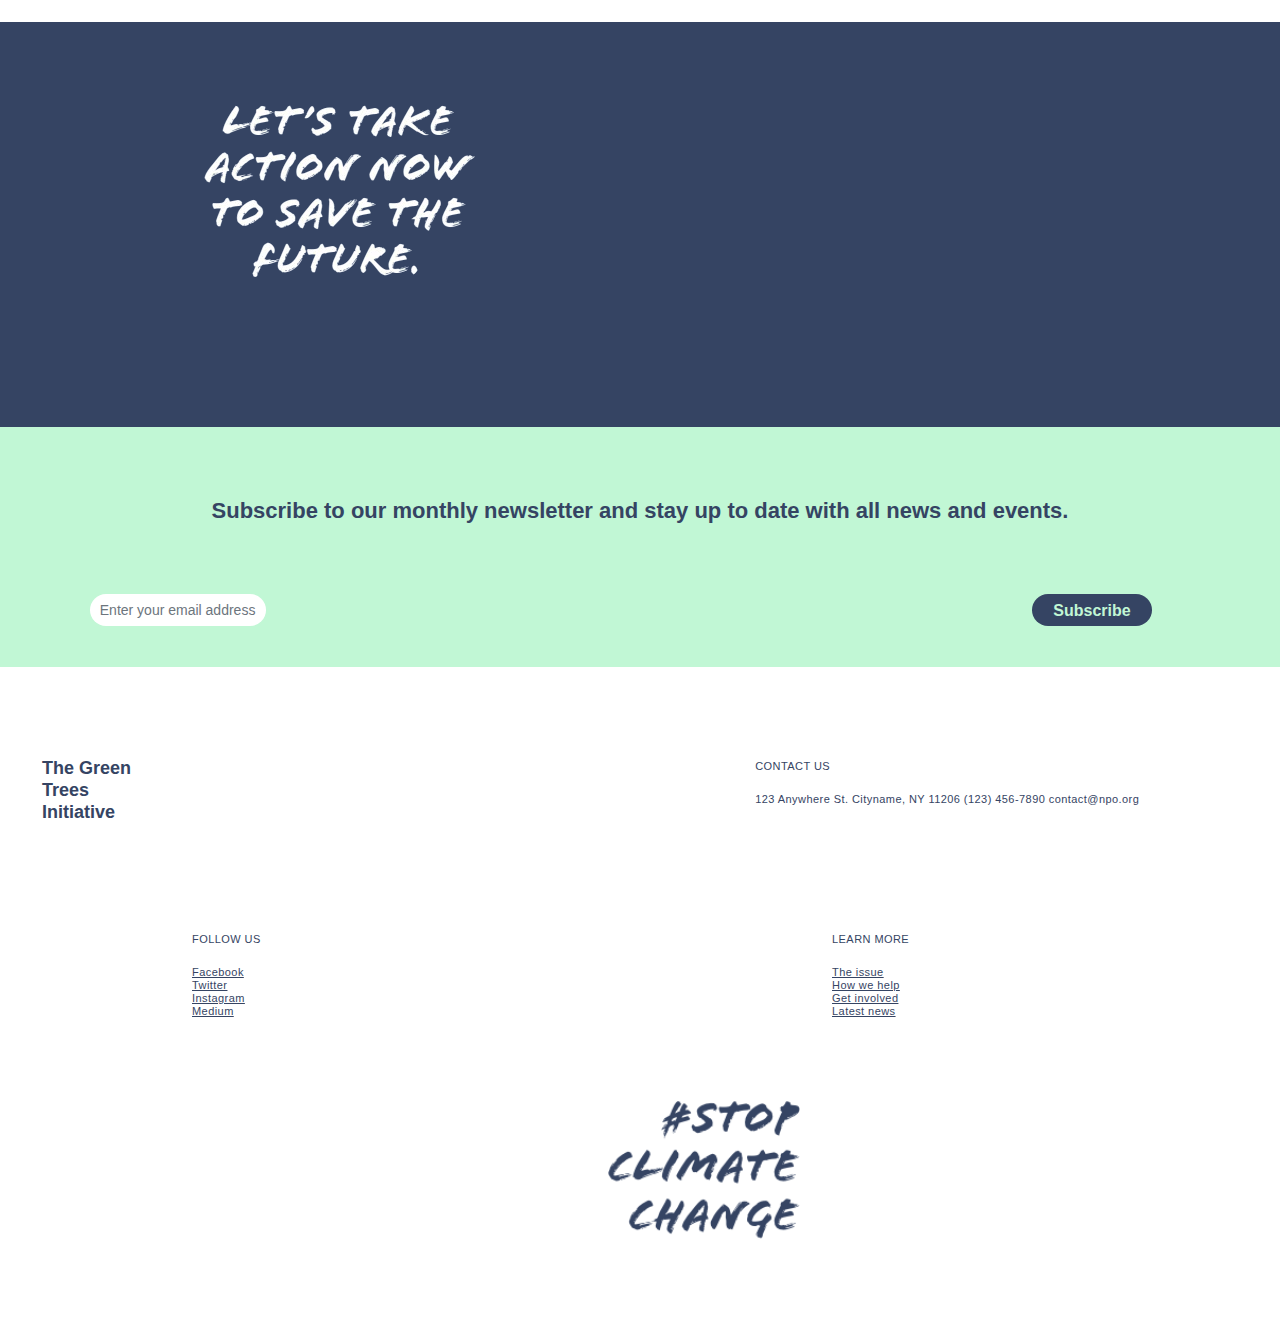
<file: about.html>
<!DOCTYPE html>
<html lang="en">
  <head>
    <meta charset="UTF-8" />
    <meta name="viewport" content="width=device-width, initial-scale=1.0" />
    <title>Document</title>
    <link rel="stylesheet" href="about.css" />
  </head>
  <body>
    <header class="head">
      <div class="head1">The Green Tree Initiative</div>
      <div class="side">
        <div class="side2">About Us</div>
        <div class="side2">Our stories</div>
        <div class="side3">News and Events</div>
      </div>
    </header>
    <a href="donate.html" class="don">Donate Today</a>
    <div class="pic">
      <div class="picquote"></div>
      <div class="issue">THE ISSUE</div>
      <div class="box">
        <div class="content">
          We are an environmental organization that empowers communities,
          particularly women, to conserve the environment and improve
          livelihoods.
        </div>
      </div>
    </div>
    <div class="main2">
      <div class="mission">MISSION & VALUES</div>
      <div class="matter">
        We strive for better environmental management, community empowerment,
        and livelihood improvement using tree-planting as an entry point.
      </div>
      <div class="part">
        <div class="part1">
          <div class="logo"></div>
          <div class="heading">Stay open-minded</div>
          <div class="cont">
            Lorem ipsum dolor sit amet, consectetur adipiscing elit. Proin quis
            scelerisque lectus.
          </div>
        </div>
        <div class="part1">
          <div class="logo a1"></div>
          <div class="heading">Protect the Earth</div>
          <div class="cont">
            Aliquam ullamcorper feugiat urna ut bibendum. Nulla eu erat sed
            ipsum eleifend.
          </div>
        </div>
        <div class="part1">
          <div class="logo a2"></div>
          <div class="heading">Work from love</div>
          <div class="cont">
            Curabitur faucibus, libero vel posuere pharetra, dolor erat pharetra
            purus, ut accumsan.
          </div>
        </div>
        <div class="part1">
          <div class="logo a3"></div>
          <div class="heading">Plant new seeds</div>
          <div class="cont">
            Donec a maximus ligula. Mauris consequat sapien lectus, eu aliquam
            sem cursus.
          </div>
        </div>
        <div class="part1">
          <div class="logo a4"></div>
          <div class="heading">Lend a hand</div>
          <div class="cont">
            Curabitur faucibus, libero vel posuere pharetra, dolor erat pharetra
            purus, ut accumsan.
          </div>
        </div>
        <div class="part1">
          <div class="logo a5"></div>
          <div class="heading">Plant new seeds</div>
          <div class="cont">
            Donec a maximus ligula. Mauris consequat sapien lectus, eu aliquam
            sem cursus.
          </div>
        </div>
        <div class="part1">
          <div class="logo a6"></div>
          <div class="heading">Lend a hand</div>
          <div class="cont">
            Curabitur faucibus, libero vel posuere pharetra, dolor erat pharetra
            purus, ut accumsan.
          </div>
        </div>
        <div class="part1">
          <div class="logo a7"></div>
          <div class="heading">Plant new seeds</div>
          <div class="cont">
            Donec a maximus ligula. Mauris consequat sapien lectus, eu aliquam
            sem cursus.
          </div>
        </div>
      </div>
    </div>
    <div class="main4">
      <div class="our">OUR TEAM</div>
      <div class="meet">Meet the team of people making it happen.</div>
      <div class="cont1">
        Our leaders set our global direction, goals and strategies, and support
        nearly 500 team members working in more than 20 countries around the
        world.
      </div>
      <div class="photos">
        <div class="box1">
          <div class="b1">
            <div class="c1">Person Name, Title Goes Here</div>
          </div>
        </div>
        <div class="box1">
          <div class="b1 b2">
            <div class="c1">Person Name, Title Goes Here</div>
          </div>
        </div>
        <div class="box1">
          <div class="b1 b3">
            <div class="c1">Person Name, Title Goes Here</div>
          </div>
        </div>
        <div class="box1">
          <div class="b1 b4">
            <div class="c1">Person Name, Title Goes Here</div>
          </div>
        </div>
        <div class="box1">
          <div class="b1 b5">
            <div class="c1">Person Name, Title Goes Here</div>
          </div>
        </div>
        <div class="box1">
          <div class="b1 b6">
            <div class="c1">Person Name, Title Goes Here</div>
          </div>
        </div>
      </div>
    </div>
    <div class="action">
      <div class="actionlogo"></div>
    </div>
    <div class="main6">
      <div class="subs">
        <div class="sub">
          Subscribe to our monthly newsletter and stay up to date with all news
          and events.
        </div>
      </div>
      <div class="email">
        <div class="email1">Enter your email address</div>
      </div>
      <div class="read2">
        <div class="readmore r3">Subscribe</div>
      </div>
    </div>

    <div class="main7">
      <div class="head1 h1">
        The Green Trees<br />
        Initiative
      </div>
      <div class="quote q1"></div>
      <div class="con">
        <div class="contact">CONTACT US</div>
        <div class="us">
          123 Anywhere St. Cityname, NY 11206 (123) 456-7890 contact@npo.org
        </div>
      </div>
      <div class="con f1">
        <div class="contact">FOLLOW US</div>
        <div class="us">
          <u>Facebook <br />Twitter <br />Instagram <br />Medium</u>
        </div>
      </div>
      <div class="con l2">
        <div class="contact">LEARN MORE</div>
        <div class="us">
          <u
            >The issue <br />How we help<br />
            Get involved <br />Latest news</u
          >
        </div>
      </div>
    </div>
  </body>
</html>
</file>
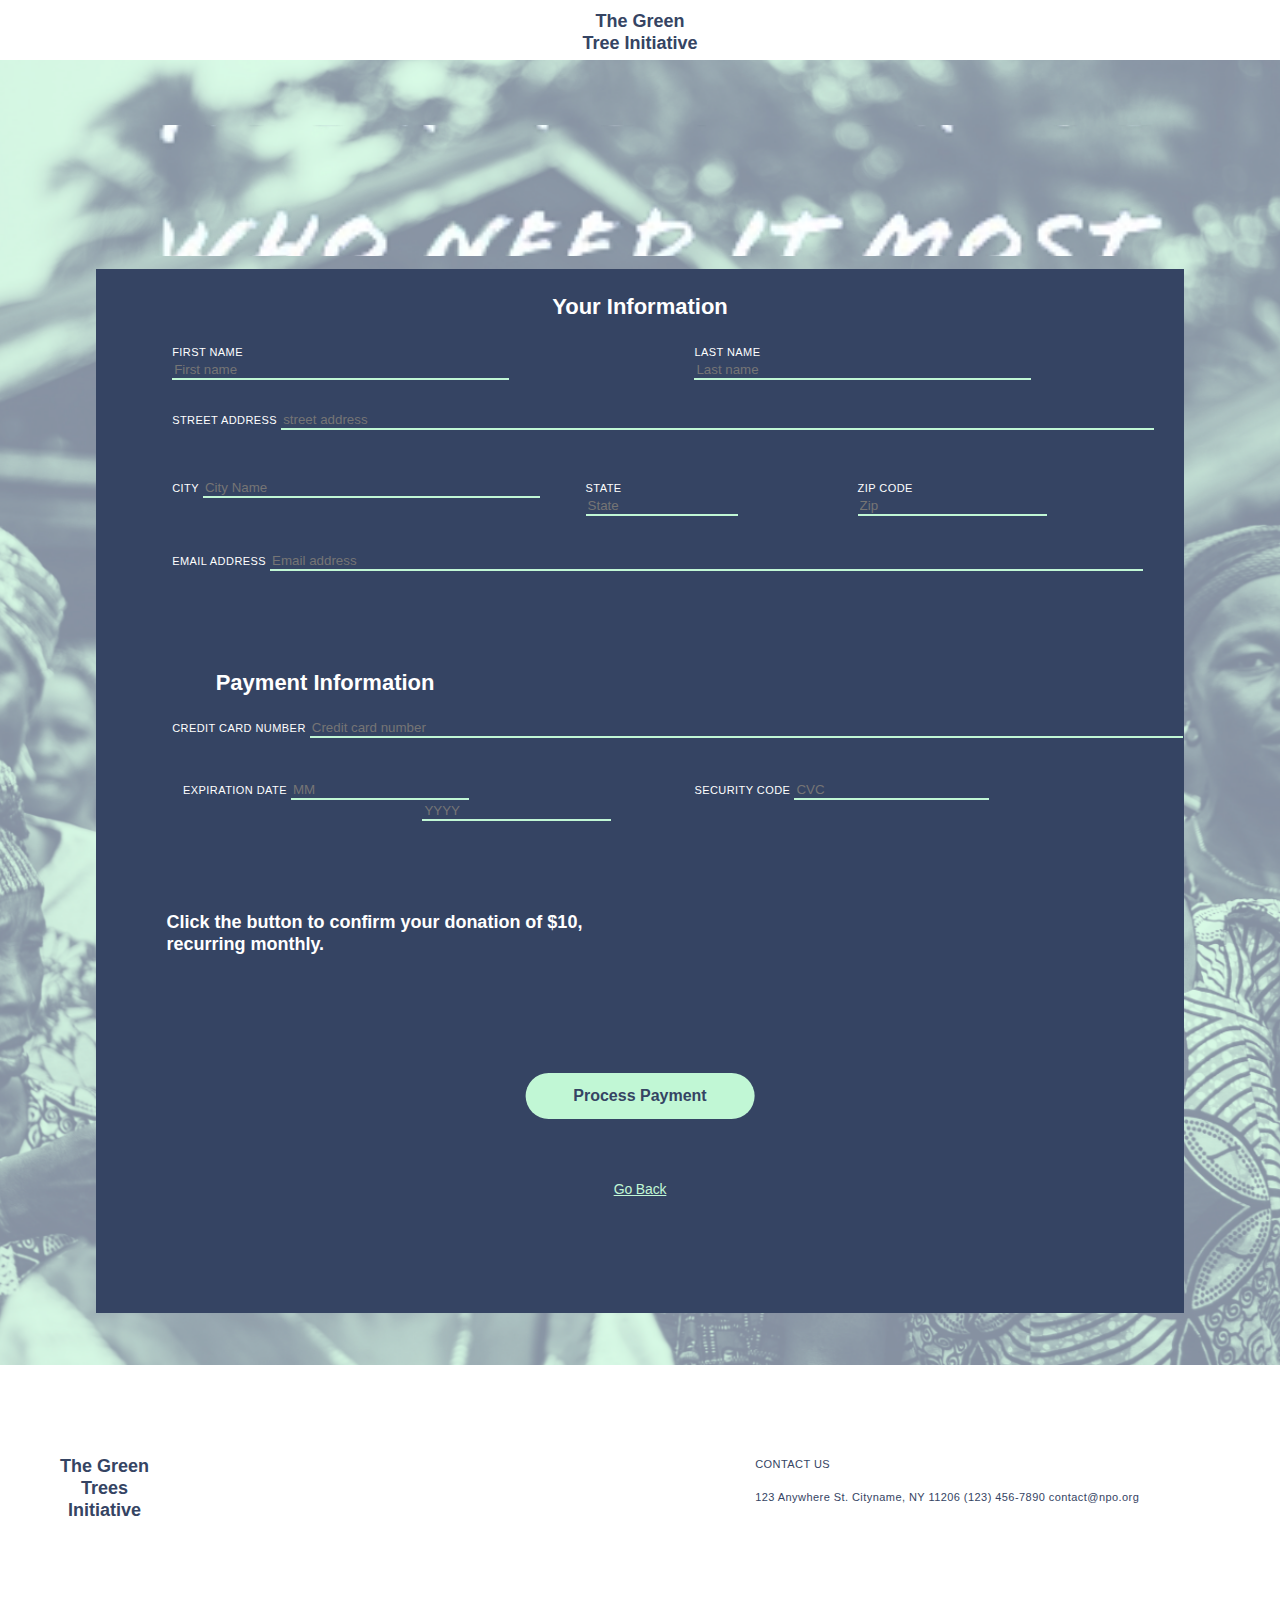
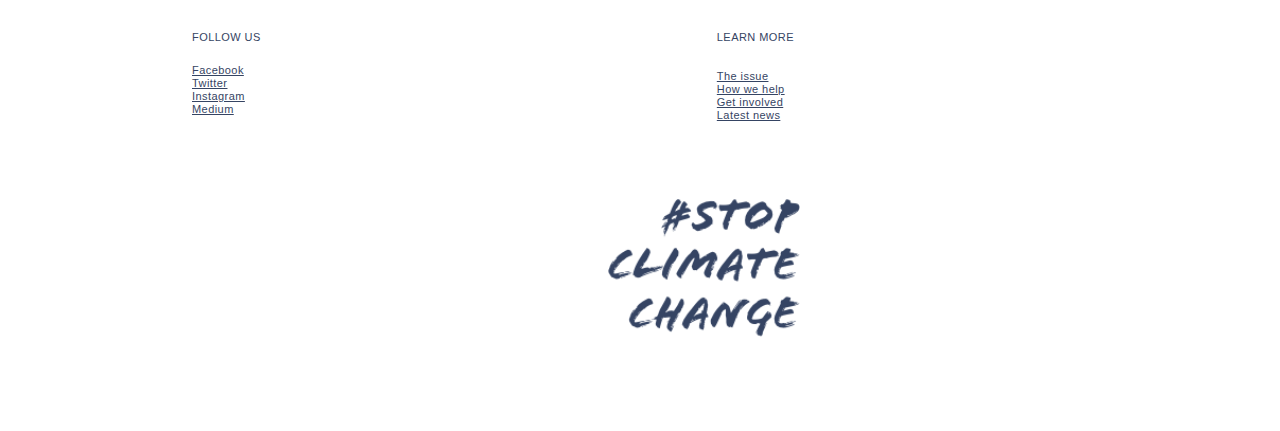
<file: donate.html>
<!DOCTYPE html>
<html lang="en">
  <head>
    <meta charset="UTF-8" />
    <meta name="viewport" content="width=device-width, initial-scale=1.0" />
    <link rel="stylesheet" href="donate.css" />
    <title>Document</title>
  </head>
  <body>
    <header class="head">
      <div class="head1">The Green Tree Initiative</div>
    </header>
    <div class="main1">
      <div class="logo"></div>
      <div class="box">
        <div class="info">Your Information</div>
        <div class="in1">
          <label for="input1" class="place">FIRST NAME</label>
          <input type="text" id = "input1" class="input1" placeholder="First name">
        </div>
        <div class="in1 e1">
          <label for="input2" class="place">LAST NAME</label>
          <input type="text" id="input2" class="input1" placeholder="Last name">
        </div>
        <div class="in1 e2">
          <label for="input3" class="place">STREET ADDRESS</label>
          <input type="text" id="input3" class="input1" placeholder="street address">
        </div>
        <div class="in1 e3">
          <label for="input4" class="place">CITY</label>
          <input type="text" id="input4" class="input1" placeholder="City Name">
        </div>
        <div class="in1 e4">
          <label for="input5" class="place">STATE</label>
          <input type="text" id="input5" class="input1" placeholder="State">
        </div>
        <div class="in1 e5">
          <label for="input6" class="place">ZIP CODE</label>
          <input type="text" id="input6" class="input1" placeholder="Zip">
        </div>
        <div class="in1 e2 e6">
          <label for="input7" class="place">EMAIL ADDRESS</label>
          <input type="text" id="input7" class="input1" placeholder="Email address">
        </div>
        <div class="info info1">Payment Information</div>
        <div class="in1 e2 p1">
          <label for="input8" class="place">CREDIT CARD NUMBER</label>
          <input type="text" id="input8" class="input1" placeholder="Credit card number">
        </div>
        <div class="in1 e5 p2">
          <label for="input9" class="place l1">EXPIRATION DATE</label>
          <input type="text" id="input9" class="input1 l2" placeholder="MM">
        </div>
        <div class="in1 e5 p3">
          <label for="input10" class="place">SECURITY CODE</label>
          <input type="text" id="input10" class="input1 l1" placeholder="CVC">
        </div>
        <div class="in1 e5 p4">
          <input type="text" id="input10" class="input1" placeholder="YYYY">
        </div>
        <div class="click">Click the button to confirm your donation of $10, <br>recurring monthly.</div>
        <a href="" class="readmore">
          <div class="read">Process Payment</div>
        </a>
        
          <a href="index.html" class="back">Go Back</a></div>
      </div>
    </div>
    <div class="main7">
      <div class="head1 h1">
        The Green Trees<br />
        Initiative
      </div>
      <div class="quote q1"></div>
      <div class="con">
        <div class="contact">CONTACT US</div>
        <div class="us">
          123 Anywhere St. Cityname, NY 11206 (123) 456-7890 contact@npo.org
        </div>
      </div>
      <div class="con f1">
        <div class="contact">FOLLOW US</div>
        <div class="us">
          <u>Facebook <br />Twitter <br />Instagram <br />Medium</u>
        </div>
      </div>
      <div class="con l2">
        <div class="contact">LEARN MORE</div>
        <div class="us">
          <u
            >The issue <br />How we help<br />
            Get involved <br />Latest news</u>
        </div>
      </div>
    </div>
  </body>
</html>
</file>
<file: home.css>
body{
    margin: 0;
    padding: 0;

}
.head{  
    height: 20%;
    width: 100%;
    display: flex;
    justify-content: space-between;
}
.head1{
    color: #354463;
    top: 2.8125rem;
    left: 2rem;
    width: 7.8125rem;
    height: 2.5rem;
    text-align: left;
    font: normal normal bold 18px/22px Helvetica;
    letter-spacing: 0px;
    color: #354463;
    opacity: 1;
    margin: 10px 10px 10px 10px;
}
.side{
    text-align: left;
    font: normal normal 300 14px/20px Helvetica;
    letter-spacing: -0.14px;
    color: #354463;
    opacity: 1;
    margin-bottom: 20px;
    margin-top: 10px;
}
.donate{
    text-align: left;
    font: normal normal bold 18px/22px Helvetica;
    letter-spacing: 0px;
    color: #354463;
    opacity: 1;
    
}


.pic{
    height: 76vh;
    width: 100%;
    background-image: url(../assets/home/annie-spratt-135307-unsplash.png);
    overflow: visible;
    background-size: cover;
    background-position:right;
    display: flex;
    position:relative;
    

}

.quote{
    position:absolute;
    right:0.1%;
    top: 11%;
    transform: translateX(-5%);
    height: 9rem;
    width: 50%;
    background-image: url('../assets/home/stopclimatechange.png');
    background-size: contain;
    object-fit: contain;
    background-repeat: no-repeat;
}

.box{
    background-color: white;
    height: 16rem;
    width: 19rem;
    position: absolute;
    top: 17rem;
    left: 50%;
    transform: translateX(-50%);
    display: flex;
    justify-content: center;
    align-items: center;
    
}
.para{
    top: 560px;
    left: 51px;
    width: 278px;
    height: 78px;
    text-align: center;
    font: normal normal bold 22px/28px Helvetica;
    letter-spacing: 0px;
    color: #354463;
    opacity: 1;
    justify-content: center;
    align-items: center;
}
.issue{
    background-color: aquamarine;
    height: 2rem;
    width: 8rem;
    background: #354463 0% 0% no-repeat padding-box;
    opacity: 1;
    display: flex;
    justify-content: center;
    align-items: center;
    position:absolute;
    top:16rem;
    z-index: 1;
    left: 50%;
    transform: translateX(-50%);
}
.the{
    text-align: center;
    font: normal normal normal 14px/17px Helvetica;
    letter-spacing: 0.56px;
    color: #FFFFFF;
    opacity: 1;
}
.action{
    background-color: aquamarine;
    height: 2rem;
    width: 8rem;
    background: #354463 0% 0% no-repeat padding-box;
    opacity: 1;
    display: flex;
    justify-content: center;
    align-items: center;
    position: absolute;
    left: 50%;
    transform: translateX(-50%);
    top:97%;
    z-index: 1;
    

}
.take{
    text-align: center;
    font: normal normal normal 14px/17px Helvetica;
    letter-spacing: 0.56px;
    color: #FFFFFF;
    opacity: 1;
}
.main{
    height: 35vh;
    width: 100%;
    background: #C1F7D5 0% 0% no-repeat padding-box;
    display: flex;
    justify-content: center;
    align-items: center;
    position: relative;
    
}
.section1{
    margin: 1rem 1rem 1rem 1rem;
}
.learn{
    margin: 1rem 1rem 1rem 1rem;
}
.volunteer{
    margin: 1rem 1rem 1rem 1rem;
}
.section2 {
    margin: 1rem 1rem 1rem 1rem;
}

.share {
    margin: 1rem 1rem 1rem 1rem;
}

.donatee{
    margin: 1rem 1rem 1rem 1rem;
}
.content1{
    text-align: left;
    font: normal normal 300 14px/20px Helvetica;
    letter-spacing: -0.14px;
    color: #354463;
    opacity: 1;
    margin-left: 0.5em;

}
.head1{
    text-align: left;
    font: normal normal bold 18px/22px Helvetica;
    letter-spacing: 0px;
    color: #354463;
    opacity: 1;
    display: flex;
    align-items: end;
}
.main1{
    height: 102rem;
    background: #354463 0% 0% no-repeat padding-box;
    opacity: 1;
    position:relative;
}
.what{
    top: 1163px;
    left: 108px;
    width: 160px;
    height: 40px;
    background: #FFFFFF 0% 0% no-repeat padding-box;
    opacity: 1;
    display: flex;
    justify-content: center;
    align-items: center;
    position: absolute;
    top: 2.5%;
}
.do{
    /* Layout Properties */
    top: 1174px;
    left: 108px;
    width: 160px;
    height: 18px;
    /* UI Properties */
    text-align: center;
    font: normal normal normal 14px/17px Helvetica;
    letter-spacing: 0.56px;
    color: #354463;
    opacity: 1;
}
.mission{
    top: 1225px;
    left: 36px;
    width: 302px;
    height: 134px;
    text-align: center;
    font: normal normal bold 22px/28px Helvetica;
    letter-spacing: 0px;
    color: #FFFFFF;
    opacity: 1;
    position:absolute;
    top: 6%;
}
.box1{
    height: 22rem;
    width: 80%;
    background-color: white;
    position:relative;
    top: 24%;
    left: 9%;
    position:relative;
}
.box2{
    height: 22rem;
    width: 80%;
    background-color: white;
    position: relative;
    top: 29%;
    left: 9%;
}
.box3 {
    height: 22rem;
    width: 80%;
    background-color: white;
    position: relative;
    top: 34%;
    left: 9%;
}
.c1{
    width: 13rem;
    height: 10rem;
    overflow: hidden;
    position:absolute;
    top: 19%;
    z-index: 1;
    left: 50%;
    transform: translateX(-50%);
}

.c1 img {
    display: block;
    max-width: 100%;
    height: auto;
}
.tree{
    position:absolute;
    top: 40%;
    left: 15%;
    text-align: center;
    font: normal normal bold 18px/22px Helvetica;
    letter-spacing: 0px;
    color: #354463;
    opacity: 1;
}
.root{
    position: absolute;
    top: 49%;
    left: 1%;
    text-align: center;
    font: normal normal 300 14px/20px Helvetica;
    letter-spacing: -0.14px;
    color: #354463; 
    opacity: 1;
}
.read{
    height: 2rem;
    background: #C1F7D5 0% 0% no-repeat padding-box;
    border-radius: 100px;
    opacity: 1;
    width: 8.5rem;
    position: absolute;
    top: 85%;
    left: 26%;
    display: flex;
    justify-content: center;
    align-items: center;
}
.readmore{
    text-align: left;
    font: normal normal bold 16px/20px Helvetica;
    letter-spacing: 0px;
    color: #354463;
    opacity: 1;
}
.tree1{
    position: absolute;
    top: 40%;
    left: 10%;
    text-align: center;
    font: normal normal bold 18px/22px Helvetica;
    letter-spacing: 0px;
    color: #354463;
    opacity: 1;
}
.c2 {
    width: 13rem;
    height: 10rem;
    overflow: hidden;
    position: absolute;
    top: 48%;
    z-index: 1;
    left: 50%;
    transform: translateX(-50%);
}

.c2 img {
    display: block;
    max-width: 100%;
    height: auto;
}
.c3 {
    width: 13rem;
    height: 10rem;
    overflow: hidden;
    position: absolute;
    top: 74%;
    z-index: 1;
    left: 50%;
    transform: translateX(-50%);
}

.c3 img {
    display: block;
    max-width: 100%;
    height: auto;
}
.main2 {
    width: 100%;
    height: 75rem;
    overflow: hidden;
    position: relative;
}


.today{
    height: 2.5rem;
    background: #C1F7D5 0% 0% no-repeat padding-box;
    border-radius: 100px;
    opacity: 1;
    width: 9.5rem;
    position: absolute;
    top: 26%;
    left: 12%;  
    display: flex;
    justify-content: center;
    align-items: center;
}
.text {
    text-align: left;
    font: normal normal bold 16px/20px Helvetica;
    letter-spacing: 0px;
    color: #354463;
    opacity: 1;
}
.did{
    background-color: aquamarine;
    height: 2rem;
    width: 8rem;
    background: #354463 0% 0% no-repeat padding-box;
    opacity: 1;
    display: flex;
    justify-content: center;
    align-items: center;
    position: absolute;
    left: 8.8rem;
    top: 33.5%;
    z-index: 10;
}

.know {
    text-align: center;
    font: normal normal normal 14px/17px Helvetica;
    letter-spacing: 0.56px;
    color: #FFFFFF;
    opacity: 1;
}
.wb {
    position: absolute;
    top: 26rem;
    left: 50%;
    transform: translateX(-50%);
    background-color: white;
    height: 10rem;
    width: 18rem;
    z-index: 1;
}
.img1 {
    width: 2rem;
    height: 2rem;
    background: #C1F7D5 0% 0% no-repeat padding-box;
    opacity: 1;
    border-radius: 50%;
    display: flex;
    justify-content: center;
    align-items: center;
    position:absolute;
    top: 17%;
    right: 10%;
}

.img1 img {
    width: 50%;
    height: 50%;
    object-fit: contain;
    color: #354463;
}

.img2 {
    width: 2rem;
    height: 2rem;
    background: #C1F7D5 0% 0% no-repeat padding-box;
    opacity: 1;
    border-radius: 50%;
    display: flex;
    justify-content: center;
    align-items: center;
    position: absolute;
    top: 50%;
    right: 10%;
}

.img2 img {
    width: 50%;
    height: 50%;
    object-fit: contain;
    color: #354463;
}
.out{
    text-align: left;
    font: normal normal bold 22px/28px Helvetica;
    letter-spacing: 0px;
    color: #354463;
    opacity: 1;
    position:absolute;
    top: 20%;
    left: 10%;


}
.t1{
    text-align: left;
    font: normal normal 300 14px/20px Helvetica;
    letter-spacing: -0.14px;
    color: #354463;
    opacity: 0.7;
    position: absolute;
    bottom: 32%;
    left: 10%;
}
.wb1{
    top: 51%;

}
.wb2{
    top: 67%;
}
.wb3{
    top: 83%;
}
.read1 {
    height: 7%;
    background: #C1F7D5 0% 0% no-repeat padding-box;
    border-radius: 100px;
    opacity: 1;
    width: 40%;
    position: absolute;
    bottom: 4%;
    left: 29%;
    display: flex;
    justify-content: center;
    align-items: center;
}

.c{
    height: 17%;
    background-image: url('/assets/home/Climate\ changeIs\ a\ hunger\ issue..png');
    width: 70%;
    position: absolute;
    top: 5rem;
    left: 4.5rem;
    z-index: 2;
    object-fit: cover;
    background-size: contain;
    background-repeat: no-repeat;
}
.main2 {
    width: 100%;
    height: 75rem;
    overflow: hidden;
    position: relative;
}
.issue1 {
    top: 3.5%;
}
.main3 {
    height: 48rem;
    width: 100%;
    
    position: relative;
}
.cont {
    text-align: center;
    font: normal normal bold 22px/28px Helvetica;
    letter-spacing: 0px;
    color: #FFFFFF;
    opacity: 1;
    text-align: center;
}
.content2 {
    padding: 1.5rem;
    display: flex;
    align-items: center;
    height: 35%;
    width: 75%;
    background-color: #354463;
    position: absolute;
    top: 45%;
    left: 50%;
    transform: translateX(-50%);
}
p{
    text-align: center;
    font: normal normal normal 11px/13px Helvetica;
    letter-spacing: 0.44px;
    color: #FFFFFF;
    opacity: 1;
}
.end {
    height: rem;
    width: 100%;  
    display: flex;
    justify-content: center;
    align-items: end;
}
.img4 {
    height: 35%;
    width: 85%;
    background-image: url('/assets/home/lady-baby.png');
    background-size: contain;
    position: absolute;
    top: 6%;
    left: 50%;
    transform: translateX(-50%);
}
.main4{
    height: 90rem;
    width: 100%;
    background-color: #354463;
    position: relative;
}
.event{
    height: 2rem;
    width: 9rem;
    background-color: #FFFFFF;
    position:absolute;
    top: 16%;
    left:50%;
    transform: translateX(-50%);
    z-index: 10;
}
.eventcont{
    height: 100%;
    display: flex;
    justify-content: center;
    align-items: center;
    text-align: center;
    font: normal normal normal 14px/17px Helvetica;
    letter-spacing: 0.56px;
    color: #354463;
    opacity: 1;
}
.pic1{
    height: 18%;
    width: 80%;
    background-image: url("/assets/home/tree-planting.png");
    background-size: cover;
    position:absolute;
    background-repeat: no-repeat;
    top: 17%;
    left: 50%;
    transform: translateX(-50%);
}
.earth{
    height: 5%;
    width:80%;
    top: 36.5%;
    position:absolute;
    left: 50%;
    transform: translateX(-50%);
}
.text1{
    text-align: center;
    font: normal normal bold 22px/28px Helvetica;
    letter-spacing: 0px;
    color: #FFFFFF;
    opacity: 1;
}
.text2{
    height: 8%;
    width: 80%;
    position: absolute;
    top: 41%;
    left: 50%;
    transform: translateX(-50%);
    font: normal normal 300 16px/24px Helvetica;
    padding: 1rem;
}
.text2a{
    text-align: center;
    font: normal normal 300 14px/20px Helvetica;
    letter-spacing: -0.14px;
    color: #D1D5DB;
    opacity: 1;
}
.r1{
    height: 2.5%;
    top: 51%;
}

.e{
    top: 57%;
}
.p1{
    top: 58%;
}
.e1{
    top: 79%;
}
.t2 {
    top:83% ;
}

.r2 {
    top: 94%;
}

.main6{
    height: 15rem;
    width: 100%;
    background-color:#C1F7D5;
    position: relative;
}
.subs{
    display: flex;
    height: 40%;
    width: 80%;
    justify-content: center;
    position: absolute;
    top: 15%;
    left:50%;
    transform: translateX(-50%);
    align-items: center;
}
.sub{
    text-align: left;
    font: normal normal bold 22px/28px Helvetica;
    letter-spacing: 0px;
    color: #354463;
    opacity: 1;
}
.email{
    height: 2rem;
    width: 11rem;
    background-color:#FFFFFF;
    display: flex;
    align-items: center;
    justify-content: center;
    border-radius:1rem;
    position: absolute;
    bottom: 17%;
    left: 7%;
}
.email1{
    font-family: "Helvetica", "Arial", sans-serif;
    font-size: 14px;
    color: #6c757d;
    }
.read2{
    background-color: #354463;
    bottom:17%;
    right: 10%;
    position:absolute;
    height: 2rem;
    width: 7.5rem;
    display: flex;
    align-items: center;
    justify-content: center;
    border-radius: 1rem;
}
.r3{
    color: #C1F7D5;
}
.main7{
    height: 74vh;
    width: 100%;
    position: relative;
}
.h1{
    position: absolute;
    top: 16%;
}
.q1 {
    background-image: url('/assets/home/stopclimatechange1.png');
    position: absolute;
    top: 65%;
}
.con{
    height: 19%;
    width: 31%;
    position: absolute;
    top: 14%;
    right: 10%;
}
.us{
    text-align: left;
    font: normal normal normal 11px/13px Helvetica;
    letter-spacing: 0.44px;
    color: #354463;
    opacity: 1;
}
.contact{
    text-align: left;
    font: normal normal normal 11px/13px Helvetica;
    letter-spacing: 0.44px;
    color: #354463;
    opacity: 1;
    margin-bottom: 5%;
}
.f1{
    top:40%;
    left: 10%;
}
.l2{
    top: 40%;
    right: 10%;
}
.don {
    height: 2.5rem;
    width: 90%;
    background: #C1F7D5 0% 0% no-repeat padding-box;
    border-radius: 100px;
    display: flex;
    justify-content: center;
    align-items: center;
    margin: 1rem;
    border: none;
    text-align: left;
    font: normal normal bold 18px/22px Helvetica;
    letter-spacing: 0px;
    color: #354463;
    opacity: 1;
    cursor: pointer;
    transition: background-color 0.3s ease, transform 0.1s ease;
    text-decoration: none;
}

.don:hover {
    background-color: #a8eec3;
}

.don:active {
    background-color: #91dcb0;
    transform: scale(0.98);
}
.quote1{
    height:11rem;
    width: 80%;
    background-image: url('assets/home/Screenshot_from_2025-06-02_10-43-11-removebg-preview.png');
    background-size: contain;
    background-repeat: no-repeat;
    position: absolute;
    display: flex;
    justify-content: center;
    align-items: center;
    left: 50%;
    top: 2%;
    transform: translateX(-40%);
}
.info-box {
    text-align: center;
    font-family: Arial, Helvetica, sans-serif;
    font-size: 0.7rem;
    color: #4a5272;
    position: absolute;
    bottom: 5%;
    left: 50%;
    transform: translateX(-50%);
    line-height: 1.5;
    
    width: 60%;
}

.info-box a {
    text-decoration: none;
    color: #4a5272;
    border-bottom: 1px solid #4a5272;
}

.info-box a:hover {
    color: #2f3958;
    border-bottom: 1px solid #2f3958;
}
</file>
<file: css/home.css>
body{
    margin: 0;
    padding: 0;

}
.head{  
    height: 20%;
    width: 100%;
    display: flex;
    justify-content: space-between;
}
.head1{
    color: #354463;
    top: 2.8125rem;
    left: 2rem;
    width: 7.8125rem;
    height: 2.5rem;
    text-align: left;
    font: normal normal bold 18px/22px Helvetica;
    letter-spacing: 0px;
    color: #354463;
    opacity: 1;
    margin: 10px 10px 10px 10px;
}
.side{
    text-align: left;
    font: normal normal 300 14px/20px Helvetica;
    letter-spacing: -0.14px;
    color: #354463;
    opacity: 1;
    margin-bottom: 20px;
    margin-top: 10px;
}
.don{
    height: 2.5rem;
    width: 90%;
    background: #C1F7D5 0% 0% no-repeat padding-box;
    border-radius: 100px;
    display: flex;
    justify-content:center ;
    align-items: center;
    margin: 1rem 1rem 1rem 1rem;

}
.donate{
    text-align: left;
    font: normal normal bold 18px/22px Helvetica;
    letter-spacing: 0px;
    color: #354463;
    opacity: 1;
    
}


.pic{
    height: 76vh;
    width: 100%;
    background-image: url(../assets/home/annie-spratt-135307-unsplash.png);
    overflow: visible;
    background-size: cover;
    background-position:right;
    display: flex;
    position:relative;
    

}

.quote{
    position:absolute;
    right:0.1%;
    top: 11%;
    transform: translateX(-5%);
    height: 9rem;
    width: 50%;
    background-image: url('../assets/home/stopclimatechange.png');
    background-size: contain;
    object-fit: contain;
    background-repeat: no-repeat;
}

.box{
    background-color: white;
    height: 16rem;
    width: 19rem;
    position: absolute;
    top: 17rem;
    left: 50%;
    transform: translateX(-50%);
    display: flex;
    justify-content: center;
    align-items: center;
    
}
.para{
    top: 560px;
    left: 51px;
    width: 278px;
    height: 78px;
    text-align: center;
    font: normal normal bold 22px/28px Helvetica;
    letter-spacing: 0px;
    color: #354463;
    opacity: 1;
    justify-content: center;
    align-items: center;
}
.issue{
    background-color: aquamarine;
    height: 2rem;
    width: 8rem;
    background: #354463 0% 0% no-repeat padding-box;
    opacity: 1;
    display: flex;
    justify-content: center;
    align-items: center;
    position:absolute;
    top:16rem;
    z-index: 1;
    left: 50%;
    transform: translateX(-50%);
}
.the{
    text-align: center;
    font: normal normal normal 14px/17px Helvetica;
    letter-spacing: 0.56px;
    color: #FFFFFF;
    opacity: 1;
}
.action{
    background-color: aquamarine;
    height: 2rem;
    width: 8rem;
    background: #354463 0% 0% no-repeat padding-box;
    opacity: 1;
    display: flex;
    justify-content: center;
    align-items: center;
    position: absolute;
    left: 50%;
    transform: translateX(-50%);
    top:97%;
    z-index: 1;
    

}
.take{
    text-align: center;
    font: normal normal normal 14px/17px Helvetica;
    letter-spacing: 0.56px;
    color: #FFFFFF;
    opacity: 1;
}
.main{
    height: 35vh;
    width: 100%;
    background: #C1F7D5 0% 0% no-repeat padding-box;
    display: flex;
    justify-content: center;
    align-items: center;
    position: relative;
    
}
.section1{
    margin: 1rem 1rem 1rem 1rem;
}
.learn{
    margin: 1rem 1rem 1rem 1rem;
}
.volunteer{
    margin: 1rem 1rem 1rem 1rem;
}
.section2 {
    margin: 1rem 1rem 1rem 1rem;
}

.share {
    margin: 1rem 1rem 1rem 1rem;
}

.donatee{
    margin: 1rem 1rem 1rem 1rem;
}
.content1{
    text-align: left;
    font: normal normal 300 14px/20px Helvetica;
    letter-spacing: -0.14px;
    color: #354463;
    opacity: 1;
    margin-left: 0.5em;

}
.head1{
    text-align: left;
    font: normal normal bold 18px/22px Helvetica;
    letter-spacing: 0px;
    color: #354463;
    opacity: 1;
    display: flex;
    align-items: end;
}
.main1{
    height: 102rem;
    background: #354463 0% 0% no-repeat padding-box;
    opacity: 1;
    position:relative;
}
.what{
    top: 1163px;
    left: 108px;
    width: 160px;
    height: 40px;
    background: #FFFFFF 0% 0% no-repeat padding-box;
    opacity: 1;
    display: flex;
    justify-content: center;
    align-items: center;
    position: absolute;
    top: 2.5%;
}
.do{
    /* Layout Properties */
    top: 1174px;
    left: 108px;
    width: 160px;
    height: 18px;
    /* UI Properties */
    text-align: center;
    font: normal normal normal 14px/17px Helvetica;
    letter-spacing: 0.56px;
    color: #354463;
    opacity: 1;
}
.mission{
    top: 1225px;
    left: 36px;
    width: 302px;
    height: 134px;
    text-align: center;
    font: normal normal bold 22px/28px Helvetica;
    letter-spacing: 0px;
    color: #FFFFFF;
    opacity: 1;
    position:absolute;
    top: 6%;
}
.box1{
    height: 22rem;
    width: 80%;
    background-color: white;
    position:relative;
    top: 24%;
    left: 9%;
    position:relative;
}
.box2{
    height: 22rem;
    width: 80%;
    background-color: white;
    position: relative;
    top: 29%;
    left: 9%;
}
.box3 {
    height: 22rem;
    width: 80%;
    background-color: white;
    position: relative;
    top: 34%;
    left: 9%;
}
.c1{
    width: 13rem;
    height: 10rem;
    overflow: hidden;
    position:absolute;
    top: 19%;
    z-index: 1;
    left: 50%;
    transform: translateX(-50%);
}

.c1 img {
    display: block;
    max-width: 100%;
    height: auto;
}
.tree{
    position:absolute;
    top: 40%;
    left: 15%;
    text-align: center;
    font: normal normal bold 18px/22px Helvetica;
    letter-spacing: 0px;
    color: #354463;
    opacity: 1;
}
.root{
    position: absolute;
    top: 49%;
    left: 1%;
    text-align: center;
    font: normal normal 300 14px/20px Helvetica;
    letter-spacing: -0.14px;
    color: #354463; 
    opacity: 1;
}
.read{
    height: 2rem;
    background: #C1F7D5 0% 0% no-repeat padding-box;
    border-radius: 100px;
    opacity: 1;
    width: 8.5rem;
    position: absolute;
    top: 85%;
    left: 26%;
    display: flex;
    justify-content: center;
    align-items: center;
}
.readmore{
    text-align: left;
    font: normal normal bold 16px/20px Helvetica;
    letter-spacing: 0px;
    color: #354463;
    opacity: 1;
}
.tree1{
    position: absolute;
    top: 40%;
    left: 10%;
    text-align: center;
    font: normal normal bold 18px/22px Helvetica;
    letter-spacing: 0px;
    color: #354463;
    opacity: 1;
}
.c2 {
    width: 13rem;
    height: 10rem;
    overflow: hidden;
    position: absolute;
    top: 48%;
    z-index: 1;
    left: 50%;
    transform: translateX(-50%);
}

.c2 img {
    display: block;
    max-width: 100%;
    height: auto;
}
.c3 {
    width: 13rem;
    height: 10rem;
    overflow: hidden;
    position: absolute;
    top: 74%;
    z-index: 1;
    left: 50%;
    transform: translateX(-50%);
}

.c3 img {
    display: block;
    max-width: 100%;
    height: auto;
}
.main2 {
    width: 100%;
    height: 75rem;
    overflow: hidden;
    position: relative;
}


.today{
    height: 2.5rem;
    background: #C1F7D5 0% 0% no-repeat padding-box;
    border-radius: 100px;
    opacity: 1;
    width: 9.5rem;
    position: absolute;
    top: 26%;
    left: 12%;  
    display: flex;
    justify-content: center;
    align-items: center;
}
.text {
    text-align: left;
    font: normal normal bold 16px/20px Helvetica;
    letter-spacing: 0px;
    color: #354463;
    opacity: 1;
}
.did{
    background-color: aquamarine;
    height: 2rem;
    width: 8rem;
    background: #354463 0% 0% no-repeat padding-box;
    opacity: 1;
    display: flex;
    justify-content: center;
    align-items: center;
    position: absolute;
    left: 8.8rem;
    top: 33.5%;
    z-index: 10;
}

.know {
    text-align: center;
    font: normal normal normal 14px/17px Helvetica;
    letter-spacing: 0.56px;
    color: #FFFFFF;
    opacity: 1;
}
.wb {
    position: absolute;
    top: 26rem;
    left: 50%;
    transform: translateX(-50%);
    background-color: white;
    height: 10rem;
    width: 18rem;
    z-index: 1;
}
.img1 {
    width: 2rem;
    height: 2rem;
    background: #C1F7D5 0% 0% no-repeat padding-box;
    opacity: 1;
    border-radius: 50%;
    display: flex;
    justify-content: center;
    align-items: center;
    position:absolute;
    top: 17%;
    right: 10%;
}

.img1 img {
    width: 50%;
    height: 50%;
    object-fit: contain;
    color: #354463;
}

.img2 {
    width: 2rem;
    height: 2rem;
    background: #C1F7D5 0% 0% no-repeat padding-box;
    opacity: 1;
    border-radius: 50%;
    display: flex;
    justify-content: center;
    align-items: center;
    position: absolute;
    top: 50%;
    right: 10%;
}

.img2 img {
    width: 50%;
    height: 50%;
    object-fit: contain;
    color: #354463;
}
.out{
    text-align: left;
    font: normal normal bold 22px/28px Helvetica;
    letter-spacing: 0px;
    color: #354463;
    opacity: 1;
    position:absolute;
    top: 20%;
    left: 10%;


}
.t1{
    text-align: left;
    font: normal normal 300 14px/20px Helvetica;
    letter-spacing: -0.14px;
    color: #354463;
    opacity: 0.7;
    position: absolute;
    bottom: 32%;
    left: 10%;
}
.wb1{
    top: 51%;

}
.wb2{
    top: 67%;
}
.wb3{
    top: 83%;
}
.read1 {
    height: 7%;
    background: #C1F7D5 0% 0% no-repeat padding-box;
    border-radius: 100px;
    opacity: 1;
    width: 40%;
    position: absolute;
    bottom: 4%;
    left: 29%;
    display: flex;
    justify-content: center;
    align-items: center;
}

.c{
    height: 17%;
    background-image: url('/assets/home/Climate\ changeIs\ a\ hunger\ issue..png');
    width: 70%;
    position: absolute;
    top: 5rem;
    left: 4.5rem;
    z-index: 2;
    object-fit: cover;
    background-size: contain;
    background-repeat: no-repeat;
}
.main2 {
    width: 100%;
    height: 75rem;
    overflow: hidden;
    position: relative;
}
.issue1 {
    top: 3.5%;
}
.main3 {
    height: 48rem;
    width: 100%;
    
    position: relative;
}
.cont {
    text-align: center;
    font: normal normal bold 22px/28px Helvetica;
    letter-spacing: 0px;
    color: #FFFFFF;
    opacity: 1;
    text-align: center;
}
.content2 {
    padding: 1.5rem;
    display: flex;
    align-items: center;
    height: 35%;
    width: 75%;
    background-color: #354463;
    position: absolute;
    top: 45%;
    left: 50%;
    transform: translateX(-50%);
}
p{
    text-align: center;
    font: normal normal normal 11px/13px Helvetica;
    letter-spacing: 0.44px;
    color: #FFFFFF;
    opacity: 1;
}
.end {
    height: rem;
    width: 100%;  
    display: flex;
    justify-content: center;
    align-items: end;
}
.img4 {
    height: 35%;
    width: 85%;
    background-image: url('/assets/home/lady-baby.png');
    background-size: contain;
    position: absolute;
    top: 6%;
    left: 50%;
    transform: translateX(-50%);
}
.main4{
    height: 90rem;
    width: 100%;
    background-color: #354463;
    position: relative;
}
.event{
    height: 2rem;
    width: 9rem;
    background-color: #FFFFFF;
    position:absolute;
    top: 16%;
    left:50%;
    transform: translateX(-50%);
    z-index: 10;
}
.eventcont{
    height: 100%;
    display: flex;
    justify-content: center;
    align-items: center;
    text-align: center;
    font: normal normal normal 14px/17px Helvetica;
    letter-spacing: 0.56px;
    color: #354463;
    opacity: 1;
}
.pic1{
    height: 18%;
    width: 80%;
    background-image: url("/assets/home/tree-planting.png");
    background-size: cover;
    position:absolute;
    background-repeat: no-repeat;
    top: 17%;
    left: 50%;
    transform: translateX(-50%);
}
.earth{
    height: 5%;
    width:80%;
    top: 36.5%;
    position:absolute;
    left: 50%;
    transform: translateX(-50%);
}
.text1{
    text-align: center;
    font: normal normal bold 22px/28px Helvetica;
    letter-spacing: 0px;
    color: #FFFFFF;
    opacity: 1;
}
.text2{
    height: 8%;
    width: 80%;
    position: absolute;
    top: 41%;
    left: 50%;
    transform: translateX(-50%);
    font: normal normal 300 16px/24px Helvetica;
    padding: 1rem;
}
.text2a{
    text-align: center;
    font: normal normal 300 14px/20px Helvetica;
    letter-spacing: -0.14px;
    color: #D1D5DB;
    opacity: 1;
}
.r1{
    height: 2.5%;
    top: 51%;
}

.e{
    top: 57%;
}
.p1{
    top: 58%;
}
.e1{
    top: 79%;
}
.t2 {
    top:83% ;
}

.r2 {
    top: 94%;
}

.main6{
    height: 15rem;
    width: 100%;
    background-color:#C1F7D5;
    position: relative;
}
.subs{
    display: flex;
    height: 40%;
    width: 80%;
    justify-content: center;
    position: absolute;
    top: 15%;
    left:50%;
    transform: translateX(-50%);
    align-items: center;
}
.sub{
    text-align: left;
    font: normal normal bold 22px/28px Helvetica;
    letter-spacing: 0px;
    color: #354463;
    opacity: 1;
}
.email{
    height: 2rem;
    width: 11rem;
    background-color:#FFFFFF;
    display: flex;
    align-items: center;
    justify-content: center;
    border-radius:1rem;
    position: absolute;
    bottom: 17%;
    left: 7%;
}
.email1{
    font-family: "Helvetica", "Arial", sans-serif;
    font-size: 14px;
    color: #6c757d;
    }
.read2{
    background-color: #354463;
    bottom:17%;
    right: 10%;
    position:absolute;
    height: 2rem;
    width: 7.5rem;
    display: flex;
    align-items: center;
    justify-content: center;
    border-radius: 1rem;
}
.r3{
    color: #C1F7D5;
}
.main7{
    height: 74vh;
    width: 100%;
    position: relative;
}
.h1{
    position: absolute;
    top: 16%;
}
.q1{
    background-image: url("/assets/home/stopclimatechange1.png");
    position: absolute;
    top: 65%;
}
.con{
    height: 19%;
    width: 31%;
    position: absolute;
    top: 14%;
    right: 10%;
}
.us{
    text-align: left;
    font: normal normal normal 11px/13px Helvetica;
    letter-spacing: 0.44px;
    color: #354463;
    opacity: 1;
}
.contact{
    text-align: left;
    font: normal normal normal 11px/13px Helvetica;
    letter-spacing: 0.44px;
    color: #354463;
    opacity: 1;
    margin-bottom: 5%;
}
.f1{
    top:40%;
    left: 10%;
}
.l2{
    top: 40%;
    right: 10%;
}
</file>
<file: about.css>
body {
  margin: 0;
  padding: 0;
  overflow-x: hidden;
}

.head {
  height: 20%;
  width: 100%;
  display: flex;
  justify-content: space-between;
}

.head1 {
  color: #354463;
  top: 2.8125rem;
  left: 2rem;
  width: 7.8125rem;
  height: 2.5rem;
  text-align: left;
  font: normal normal bold 18px/22px Helvetica;
  letter-spacing: 0px;
  color: #354463;
  opacity: 1;
  margin: 10px 10px 10px 10px;
}

.side {
  text-align: left;
  font: normal normal 300 14px/20px Helvetica;
  letter-spacing: -0.14px;
  color: #354463;
  opacity: 1;
  margin-bottom: 20px;
  margin-top: 10px;
}

.donate {
  text-align: left;
  font: normal normal bold 18px/22px Helvetica;
  letter-spacing: 0px;
  color: #354463;
  opacity: 1;
}
.don {
  height: 2.5rem;
  width: 90%;
  background: #c1f7d5 0% 0% no-repeat padding-box;
  border-radius: 100px;
  display: flex;
  justify-content: center;
  align-items: center;
  margin: 1rem;
  border: none;
  text-align: left;
  font: normal normal bold 18px/22px Helvetica;
  letter-spacing: 0px;
  color: #354463;
  opacity: 1;
  cursor: pointer;
  transition: background-color 0.3s ease, transform 0.1s ease;
  text-decoration: none;
}

.don:hover {
  background-color: #a8eec3;
}

.don:active {
  background-color: #91dcb0;
  transform: scale(0.98);
}
.main7 {
  height: 74vh;
  width: 100%;
  position: relative;
}

.h1 {
  position: absolute;
  top: 12%;
}

.quote {
  right: 0.1%;
  transform: translateX(-5%);
  height: 9rem;
  width: 50%;
  background-size: contain;
  object-fit: contain;
  background-repeat: no-repeat;
}

.q1 {
  background-image: url("/assets/home/stopclimatechange1.png");
  position: absolute;
  top: 65%;
}

.con {
  height: 19%;
  width: 31%;
  position: absolute;
  top: 14%;
  right: 10%;
}

.us {
  text-align: left;
  font: normal normal normal 11px/13px Helvetica;
  letter-spacing: 0.44px;
  color: #354463;
  opacity: 1;
}

.contact {
  text-align: left;
  font: normal normal normal 11px/13px Helvetica;
  letter-spacing: 0.44px;
  color: #354463;
  opacity: 1;
  margin-bottom: 5%;
}

.f1 {
  top: 40%;
  left: 15%;
}

.l2 {
  top: 40%;
  right: 4%;
}
.pic {
  height: 80vh;
  width: 100%;
  background-image: url("assets/about-us/annie-spratt-427339-unsplash.png");
  background-position: center center;
  background-repeat: no-repeat;
  background-size: cover;
  opacity: 0.76;
  position: relative;
}
.picquote {
  position: absolute;
  left: 25%;
  top: 9%;
  transform: translateX(-5%);
  height: 9rem;
  width: 50%;
  background-image: url("../assets/home/stopclimatechange.png");
  background-size: contain;
  object-fit: contain;
  background-repeat: no-repeat;
}
.box {
  height: 50%;
  background-color: white;
  width: 80%;
  position: absolute;
  bottom: 5%;
  left: 50%;
  transform: translateX(-50%);
  display: flex;
  justify-content: center;
  align-items: center;
}
.content {
  height: 80%;
  width: 80%;
  text-align: center;
  font: normal normal bold 22px/28px Helvetica;
  letter-spacing: 0px;
  color: #202b43;
  opacity: 1;
  display: flex;
  justify-content: center;
  align-items: center;
  padding: 1rem;
}
.issue {
  background-color: #354463;
  height: 2rem;
  width: 6rem;
  text-align: center;
  font: normal normal normal 14px/17px Helvetica;
  letter-spacing: 0.56px;
  color: #ffffff;
  opacity: 1;
  display: flex;
  justify-content: center;
  align-items: center;
  top: 42.5%;
  left: 50%;
  transform: translateX(-50%);
  position: absolute;
  z-index: 1;
}
.main2 {
  height: 135vh;
  width: 100%;
  background-color: #354463;
  position: relative;
}
.mission {
  height: 2rem;
  width: 10rem;
  background-color: white;
  background: #ffffff 0% 0% no-repeat padding-box;
  opacity: 1;
  text-align: center;
  font: normal normal normal 14px/17px Helvetica;
  letter-spacing: 0.56px;
  color: #354463;
  opacity: 1;
  display: flex;
  justify-content: center;
  align-items: center;
  position: absolute;
  top: 5%;
  left: 50%;
  transform: translateX(-50%);
  z-index: 1;
}

.matter {
  padding: 1rem;
  height: 18%;
  width: 90%;
  background-color: #354463;
  text-align: center;
  font: normal normal bold 22px/28px Helvetica;
  letter-spacing: 0px;
  color: #ffffff;
  opacity: 1;
  display: flex;
  justify-content: center;
  align-items: center;
  position: absolute;
  top: 7.5%;
  left: 50%;
  transform: translateX(-50%);
}
.part {
  position: absolute;
  top: 30%;
  height: 70%;
  width: 100%;
  display: flex;
  flex-wrap: wrap;
  justify-content: space-evenly;
  gap: 0.2rem;
}
.part1 {
  height: 20%;
  width: 48%;
}
.logo {
  height: 25%;
  width: 40%;
  background-image: url(assets/about-us/Icon\ person.png);
  background-size: contain;
  background-repeat: no-repeat;
  color: #ffffff;
  margin-bottom: 0.5rem;
  margin-left: 1rem;
}
.a1 {
  background-image: url("assets/about-us/Icon\ earth.png");
}
.a2 {
  background-image: url("assets/about-us/Icon\ sun.png");
}
.a3 {
  background-image: url("assets/about-us/Icon\ flower.png");
}
.a4 {
  background-image: url("assets/about-us/Icon\ heart.png");
}
.a5 {
  background-image: url("assets/about-us/Icon\ hand.png");
}
.a6 {
  background-image: url("assets/about-us/Icon\ people.png");
}
.a7 {
  background-image: url("assets/about-us/Icon\ book.png");
}
.heading {
  text-align: left;
  font: normal normal bold 16px/20px Helvetica;
  letter-spacing: 0px;
  color: #ffffff;
  opacity: 1;
  margin-bottom: 0.4rem;
  display: flex;
  margin-left: 0.8rem;
  align-items: center;
}
.cont {
  height: 70%;
  text-align: left;
  font: normal normal 300 14px/20px Helvetica;
  letter-spacing: -0.14px;
  color: #ffffff;
  display: flex;
  justify-content: center;
  margin-left: 1rem;
}
.main6 {
  height: 15rem;
  width: 100%;
  background-color: #c1f7d5;
  position: relative;
}

.subs {
  display: flex;
  height: 40%;
  width: 80%;
  justify-content: center;
  position: absolute;
  top: 15%;
  left: 50%;
  transform: translateX(-50%);
  align-items: center;
}

.sub {
  text-align: left;
  font: normal normal bold 22px/28px Helvetica;
  letter-spacing: 0px;
  color: #354463;
  opacity: 1;
}

.email {
  height: 2rem;
  width: 11rem;
  background-color: #ffffff;
  display: flex;
  align-items: center;
  justify-content: center;
  border-radius: 1rem;
  position: absolute;
  bottom: 17%;
  left: 7%;
}

.email1 {
  font-family: "Helvetica", "Arial", sans-serif;
  font-size: 14px;
  color: #6c757d;
}
.read2 {
  background-color: #354463;
  bottom: 17%;
  right: 10%;
  position: absolute;
  height: 2rem;
  width: 7.5rem;
  display: flex;
  align-items: center;
  justify-content: center;
  border-radius: 1rem;
}

.r3 {
  color: #c1f7d5;
  text-align: left;
  font: normal normal bold 16px/19px Helvetica;
  letter-spacing: 0px;
  color: #c1f7d5;
  opacity: 1;
}
.main4 {
  height: 125vh;
  position: relative;
}
.our {
  height: 2.5rem;
  width: 30%;
  background-color: #354463;
  display: flex;
  justify-content: center;
  align-items: center;
  text-align: center;
  font: normal normal normal 14px/17px Helvetica;
  letter-spacing: 0.56px;
  color: #ffffff;
  opacity: 1;
  position: absolute;
  top: 3.5%;
  left: 50%;
  transform: translateX(-50%);
}
.meet {
  height: 3.5rem;
  width: 80%;
  text-align: center;
  font: normal normal bold 22px/28px Helvetica;
  letter-spacing: 0px;
  color: #354463;
  opacity: 1;
  position: absolute;
  top: 10%;
  left: 50%;
  transform: translateX(-50%);
}
.cont1 {
  text-align: center;
  font: normal normal 300 14px/20px Helvetica;
  letter-spacing: -0.14px;
  color: #354463;
  opacity: 1;
  height: 3.5rem;
  width: 80%;
  padding: 1rem;
  position: absolute;
  top: 17%;
  left: 50%;
  transform: translateX(-50%);
}
.photos {
  width: 100%;
  height: 67%;
  position: absolute;
  top: 29%;
  display: flex;
  justify-content: center;
  align-items: center;
  flex-wrap: wrap;
  gap: 1rem;
}
.box1 {
  height: 11rem;
  width: 9rem;
}
.b1 {
  height: 80%;
  width: 100%;
  background-image: url("assets/about-us/Screen-Shot-2018-10-04-at-9.35.07-PM.png");
  background-size: cover;
  background-position: center;
  position: relative;
}
.c1 {
  padding: 0.5rem;
  font: normal normal 300 14px/20px Helvetica;
  letter-spacing: -0.14px;
  color: #ffffff;
  background-color: #354463;
  display: flex;
  justify-content: center;
  align-items: center;
  opacity: 1;
  position: absolute;
  top: 100%;
}
.b2 {
  background-image: url(assets/about-us/Screen-Shot-2018-10-04-at-9.35.17-PM.png);
}
.b3 {
  background-image: url(assets/about-us/Screen-Shot-2018-10-04-at-9.35.37-PM.png);
}
.b4 {
  background-image: url(assets/about-us/Screen-Shot-2018-10-04-at-9.36.04-PM.png);
}
.b5 {
  background-image: url(assets/about-us/Screen-Shot-2018-10-04-at-9.36.19-PM.png);
}
.b6 {
  background-image: url(assets/about-us/Screen-Shot-2018-10-04-at-9.37.13-PM.png);
}
.action {
  height: 45vh;
  background-color: #354463;
  position: relative;
}
.actionlogo {
  height: 90%;
  width: 80%;
  position: absolute;
  background-image: url("assets/home/Screenshot_from_2025-06-02_10-43-11-removebg-preview.png");
  background-repeat: no-repeat;

  left: 15%;
  top: 11.5%;
}
</file>
<file: donate.css>
body {
    margin: 0;
    padding: 0;

}
.head {
    height: 20%;
    width: 100%;
    display: flex;
    justify-content: center;

}
.head1 {
    display: flex;
    color: #354463;
    left: 2rem;
    width: 7.8125rem;
    height: 2.5rem;
    text-align: center;
    font: normal normal bold 18px/22px Helvetica;
    letter-spacing: 0px;
    color: #354463;
    opacity: 1;
    margin: 10px 10px 10px 10px;
}
.main1 {
    height: 145vh;
    width: 100%;
    background-image: url("assets/donation/annie-spratt-427340-unsplash.png");
    background-size: cover;
    background-repeat: no-repeat;
    background-position: center;
    position: relative;
}
.logo{
    height: 10%;
    width: 90%    ;
    background-image: url("assets/donation/Screenshot_from_2025-06-01_21-30-16-removebg-preview.png");
    background-size: cover;
    background-repeat: no-repeat;
    background-position: center; 
    top: 5%;
    left: 50%;
    transform: translateX(-50%);
    position: absolute;
    text-align: center;
}
.box{
    height: 80%;
    width: 85%;
    background-color: #354463;
    top: 16%;
    position: absolute;
    left: 50%;
    transform: translateX(-50%);
}
r3 {
    color: #C1F7D5;
}

.main7 {
    height: 74vh;
    width: 100%;
    position: relative;
}

.h1 {
    position: absolute;
    top: 12%;
}
.quote {
    right: 0.1%;
    transform: translateX(-5%);
    height: 9rem;
    width: 50%;
    background-size: contain;
    object-fit: contain;
    background-repeat: no-repeat;
}
.q1 {
    background-image: url('/assets/home/stopclimatechange1.png');
    position: absolute;
    top: 65%;
}

.con {
    height: 19%;
    width: 31%;
    position: absolute;
    top: 14%;
    right: 10%;
}

.us {
    text-align: left;
    font: normal normal normal 11px/13px Helvetica;
    letter-spacing: 0.44px;
    color: #354463;
    opacity: 1;
}

.contact {
    text-align: left;
    font: normal normal normal 11px/13px Helvetica;
    letter-spacing: 0.44px;
    color: #354463;
    opacity: 1;
    margin-bottom: 5%;
}

.f1 {
    top: 40%;
    left: 15%;
}

.l2 {
    top: 40%;
    right: 4%;
}
.input1{
    text-decoration: none;
    background: none;
}
.info{
    text-align: left;
    font: normal normal bold 22px/28px Helvetica;
    letter-spacing: 0px;
    color: #FFFFFF;
    opacity: 1;
    height: 5%;
    display: flex;
    justify-content: center;
    align-items: end;
}
.in1{
    width: 36%;
    position: absolute;
    top: 7%;
    left: 7%;
    
}
.input1{
    border: none;
    outline: none;
    border-bottom: 2px solid #C1F7D5;
    border-width: 5%;
    width: 85%;
    color: #FFFFFF;
}
.place{
    text-align: left;
    font: normal normal normal 11px/13px Helvetica;
    letter-spacing: 0.44px;
    color: #FFFFFF;
    opacity: 1;
}
.e1{
    left: 55%;
}
.e2{
    top: 13.5%;
    width: 94%;
}
.e3{
    top: 20%;
}
.e4{
    top: 20%;
    left: 45%;
    width: 16%;
}
.e5{
    top: 20%;
    left: 70%;
    width: 20%;
}
.e6{
    top: 27%;
    width: 94%;
}
.info1{
    position: absolute;
    top: 36%;
    left: 11%;
}
.p1{
    top: 43%;
}
.p2{
    top:49%;
    left: 8%;
    width: 40%;
}
.p3{
    top: 49%;
    width: 35%;
    left: 55%;
}
.l1{
    width: 50%;
}
.p4{
    top: 51%;
    left: 30%;
}
.l2{
    width: 40%;
}

.click{
    text-align: left;
    font: normal normal bold 18px/22px Helvetica;
    letter-spacing: 0px;
    color: #FFFFFF;
    opacity: 1;
    top: 60%;
    position: absolute;
    padding: 1rem;
    left: 5%;
}

.readmore{
    background-color: #C1F7D5;
    height: 2.5rem;
    width: 13.9rem;
    padding: 0.2rem;
    display: flex;
    justify-content: center;
    align-items: center;
    top: 77%;
    position: absolute;
    border-radius: 13rem;
    left: 50%;
    transform: translateX(-50%);
    cursor:pointer;
    text-decoration: none;
}
.readmore:hover {
    background-color: #a8eec3;
}

.readmore:active {
    background-color: #91dcb0;
    transform: translateX(-50%) scale(0.98);
}
.read{
    text-align: left;
    font: normal normal bold 16px/20px Helvetica;
    letter-spacing: 0px;
    color: #354463;
    opacity: 1;
}
.back{
    color: #C1F7D5;
    text-align: left;
    text-decoration: underline;
    font: normal normal 300 14px/24px Helvetica;
    letter-spacing: -0.14px;
    color: #C1F7D5;
    opacity: 1;
    position: absolute;
    top: 87%;
    left: 50%;
    transform: translateX(-50%);
}
</file>
